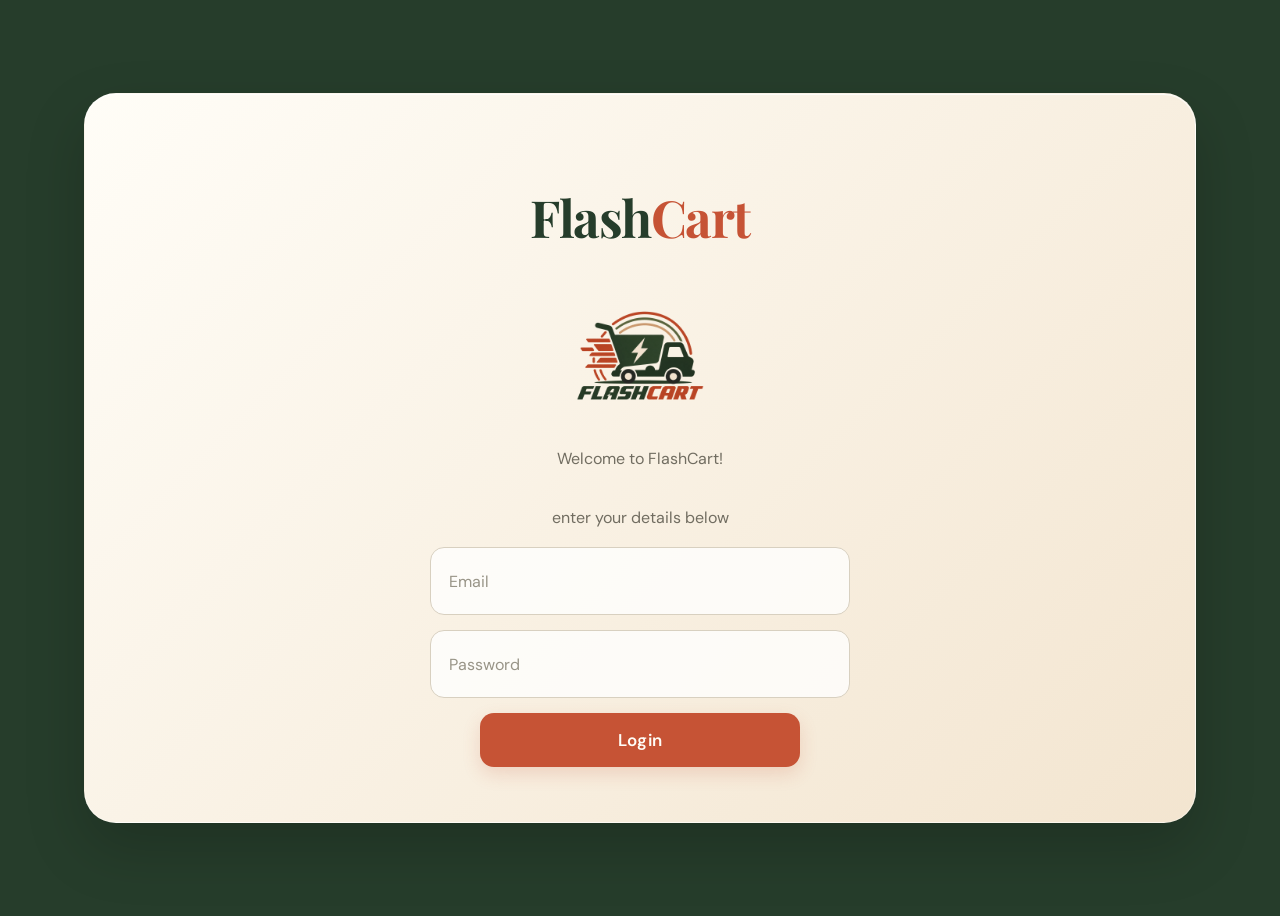
<file: flashCart/index.html>
<!DOCTYPE html>
<html>
    <head>
        <title>FlashCart</title>
        <link rel="stylesheet" href="login.css">
        <!-- FlashCart Premium Fonts -->
        <link rel="preconnect" href="https://fonts.googleapis.com">
        <link rel="preconnect" href="https://fonts.gstatic.com" crossorigin>
        <link href="https://fonts.googleapis.com/css2?family=DM+Sans:wght@400;500;600;700&family=Playfair+Display:wght@500;600;700&display=swap" rel="stylesheet">
    </head>
    <body>
        <div class="login-container">
        <h1><span class="flash">Flash</span><span class="cart">Cart</span>
        </h1>
        <img src="logo.png" alt="FlashCart Logo">
        <p>Welcome to FlashCart!</p>
        <p>enter your details below</p>
        <form action="loading.html" method="get">
            <input type="email" placeholder="Email" required>
            <input type="password" placeholder="Password" required>
            <button type="submit">Login</button>
        </form>
        </div>
    </body>
</html>
</file>
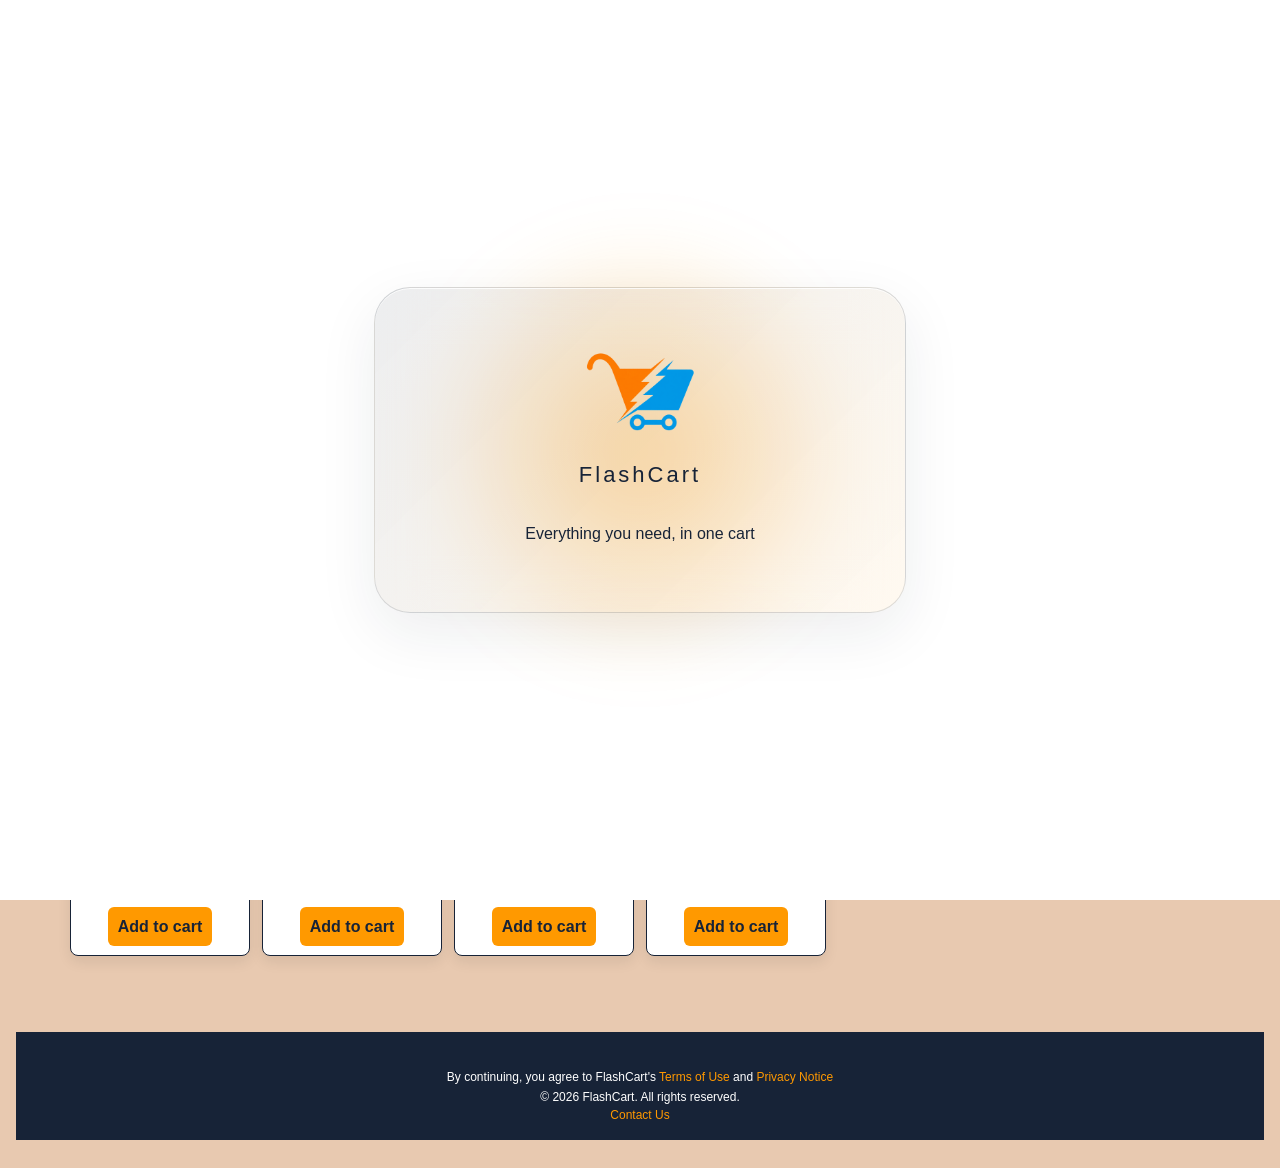
<file: FlashCart.html>
<!DOCTYPE html>
<html lang="en">
<head>
    <meta charset="UTF-8">
    <meta name="viewport" content="width=device-width, initial-scale=1.0">
    <title>FlashCart</title>
    <link rel="stylesheet" href="searchbar.css">
    <link rel="stylesheet" href="product.css">
    <link rel="stylesheet" href="loading.css">
    <link rel="stylesheet" href="https://fonts.googleapis.com/css2?family=Material+Symbols+Rounded:opsz,wght,FILL,GRAD@20..48,100..700,0..1,-50..200&icon_names=search&display=block">
    <script src="search.js" defer></script>
</head>
<body>
    <header class="topbar">
        <div class="brand">
            <img src="logo.png" alt="FlashCart Logo">
            <div class="brand-copy">
                <h1><span class="brand-flash">Flash</span><span class="brand-cart">Cart</span></h1>
                <p>Everything you need, in one cart</p>
            </div>
        </div>
    </header>
    <header class="login-header">
        <a href="login page.html" class="signin-btn">Sign In</a>
    </header>


    <main class="container">
        <form class="search-bar" role="search">
            <div class="oval-search-bar">
                <input id="productSearch" type="search" placeholder="Search for products..." aria-label="Search for products">
                <button type="submit" aria-label="Search">
                    <span class="material-symbols-rounded" aria-hidden="true">search</span>
                </button>
            </div>
        </form>

        <section class="sorting" aria-label="Sort and browse products">
            <h2>Popular Products</h2>

            <input type="radio" name="sort" id="sort-default" value="featured" checked>
            <input type="radio" name="sort" id="sort-low" value="price-ascending">
            <input type="radio" name="sort" id="sort-high" value="price-descending">
            <input type="radio" name="sort" id="sort-name" value="name-ascending">
            <input type="radio" name="sort" id="sort-name-desc" value="name-descending">

            <div class="sort-bar" role="group" aria-label="Sort products">
                <span>Sort by:</span>
                <label for="sort-default">Featured</label>
                <label for="sort-low">Price: Low to High</label>
                <label for="sort-high">Price: High to Low</label>
                <label for="sort-name">Name: A to Z</label>
                <label for="sort-name-desc">Name: Z to A</label>
            </div>

            <section class="products" aria-label="Products">
                    <article class="product-card">
                    <img src="laptop.png" alt="Laptop">
                    <h3>Laptop</h3>
                    <p class="price">$800.00</p>
                    <button type="button">Add to cart</button>
                </article>

                <article class="product-card">
                    <img src="fridge.png" alt="Refrigerator">
                    <h3>Refrigerator</h3>
                    <p class="price">$150.00</p>
                    <button type="button">Add to cart</button>
                </article>

                <article class="product-card">
                    <img src="Fruits.png" alt="Fruits">
                    <h3>Fruits</h3>
                    <p class="price">$5.00</p>
                    <button type="button">Add to cart</button>
                </article>

                <article class="product-card">
                    <img src="tv.png" alt="Television">
                    <h3>Television</h3>
                    <p class="price">$300.00</p>
                    <button type="button">Add to cart</button>
                </article>

                <article class="product-card">
                    <img src="mobile.png" alt="Mobile">
                    <h3>Mobile</h3>
                    <p class="price">$500.00</p>
                    <button type="button">Add to cart</button>
                </article>

                <article class="product-card">
                    <img src="chips.png" alt="Chips">
                    <h3>Chips</h3>
                    <p class="price">$3.00</p>
                    <button type="button">Add to cart</button>
                </article>

                <article class="product-card">
                    <img src="ac.png" alt="Air Conditioner">
                    <h3>Air Conditioner</h3>
                    <p class="price">$30.00</p>
                    <button type="button">Add to cart</button>
                </article>

                <article class="product-card">
                    <img src="glasses.png" alt="Glasses">
                    <h3>Glasses</h3>
                    <p class="price">$13.00</p>
                    <button type="button">Add to cart</button>
                </article>

                <article class="product-card">
                    <img src="keyboard.png" alt="Wireless Keyboard">
                    <h3>Wireless Keyboard</h3>
                    <p class="price">$15.00</p>
                    <button type="button">Add to cart</button>
                </article>

                <article class="product-card">
                    <img src="Bag.png" alt="Bag">
                    <h3>Bag</h3>
                    <p class="price">$10.00</p>
                    <button type="button">Add to cart</button>
                </article>
                <p id="noResults" hidden> No Products Found</p> 
            </section>
        </section>
    </main>

    <footer>
        <p class="terms">
            By continuing, you agree to FlashCart's
            <a href="terms.txt">Terms of Use</a> and
            <a href="privacy notice.txt">Privacy Notice</a>
        </p>
        <p class="copyright">© 2026 FlashCart. All rights reserved.</p>
        <a href="">Contact Us</a>
    </footer>

    <div id="loader">
        <div class="loader-glow"></div>
        <div class="glass-slab">
            <img src="logo.png" alt="FlashCart Logo">
            <h1>FlashCart</h1>
            <p>Everything you need, in one cart</p>
        </div>
    </div>

    <script>
        const productGrid = document.querySelector(".products");
        const originalCards = Array.from(productGrid.querySelectorAll(".product-card"));

        document.querySelectorAll('input[name="sort"]').forEach((control) => {
            control.addEventListener("change", () => {
                const sortedCards = [...originalCards];

                switch (control.value) {
                    case "price-ascending":
                        sortedCards.sort((a, b) => getPrice(a) - getPrice(b));
                        break;
                    case "price-descending":
                        sortedCards.sort((a, b) => getPrice(b) - getPrice(a));
                        break;
                    case "name-ascending":
                        sortedCards.sort((a, b) => getName(a).localeCompare(getName(b)));
                        break;
                    case "name-descending":
                        sortedCards.sort((a, b) => getName(b).localeCompare(getName(a)));
                        break;
                }

                productGrid.append(...sortedCards);
            });
        });

        function getPrice( productCard) {
            return Number(productCard.querySelector(".price").textContent.replace(/[^0-9.]/g, ""));
        }

        function getName(productCard) {
            return productCard.querySelector("h3").textContent.trim();
        }

        window.addEventListener("load", () => {
            window.setTimeout(() => {
                document.getElementById("loader").classList.add("hide");
            }, 4000);
        });
    </script>
</body>
</html>
</file>
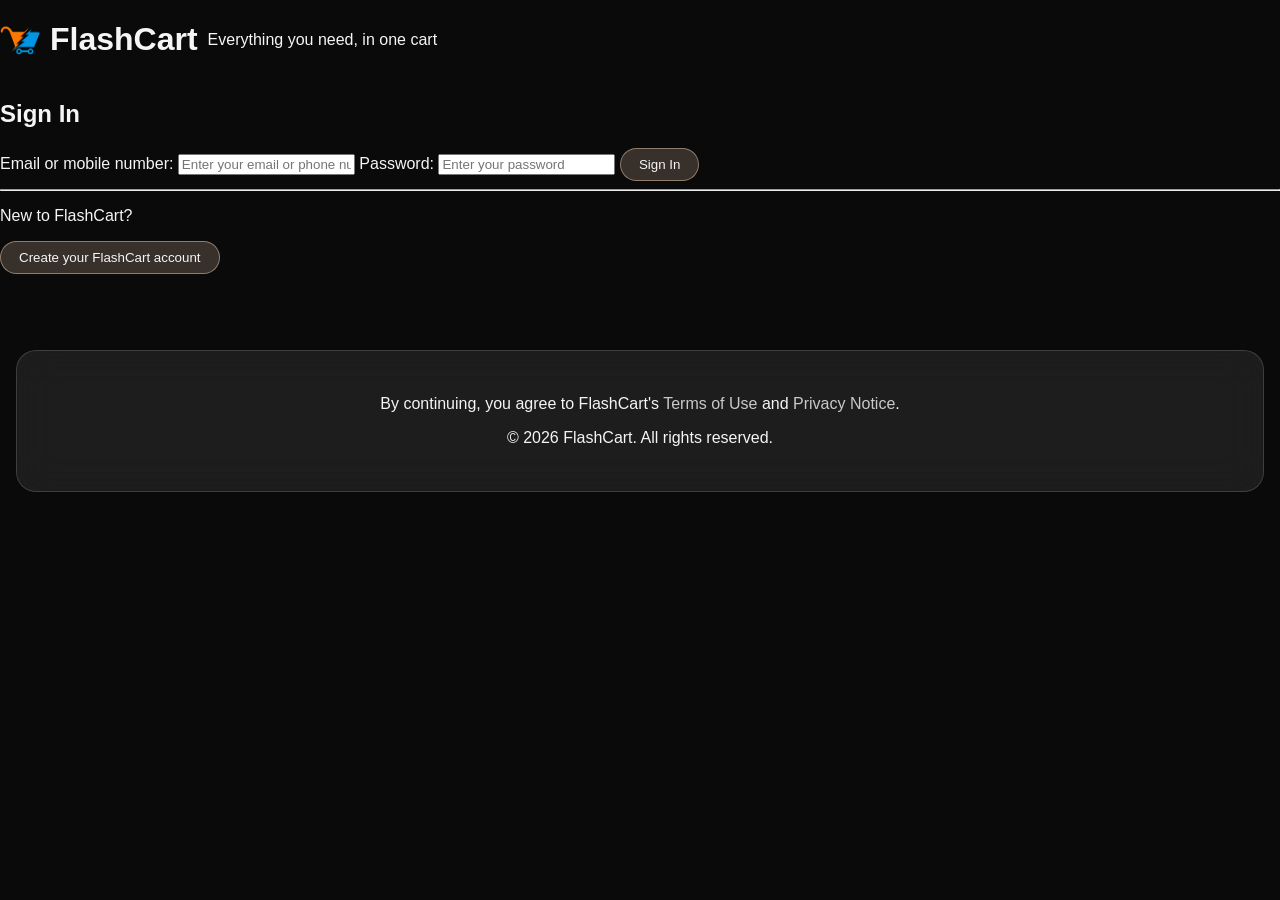
<file: login page.html>
<!DOCTYPE html>
<html lang="en">
<head>
    <meta charset="UTF-8">
    <meta name="viewport" content="width=device-width, initial-scale=1.0">
    <title>FlashCart Sign In</title>
    <link rel="stylesheet" href="style.css">
</head>
<body>
    <div class="auth-frame">
        <header class="logo">
            <img src="logo.png" alt="FlashCart Logo">
            <h1>FlashCart</h1>
            <p>Everything you need, in one cart</p>
        </header>

        <main class="login-box">
            <h2>Sign In</h2>

            <form id="signInForm">
                <label for="email">Email or mobile number:</label>
                <input id="email" name="email" type="text" placeholder="Enter your email or phone number">

                <label for="password">Password:</label>
                <input id="password" name="password" type="password" placeholder="Enter your password">

                <button class="sign-in-button" type="submit">Sign In</button>
            </form>

            <hr>
            <p class="help">New to FlashCart?</p>
            <button class="create-account" id="createAccount" type="button">Create your FlashCart account</button>
            <p id="message" role="status"></p>
        </main>
    </div>

    <footer>
        <p class="terms">
            By continuing, you agree to FlashCart's
            <a href="#terms">Terms of Use</a> and
            <a href="#privacy">Privacy Notice</a>.
        </p>
        <p class="copyright">© 2026 FlashCart. All rights reserved.</p>
    </footer>
    <script>
        document.getElementById("signInForm").addEventListener("submit", function (event) {
            const email = document.getElementById("email").value.trim();
            const password = document.getElementById("password").value.trim();

            if (!email || !password) {
                event.preventDefault();

                if (!email && !password) {
                    alert("Please enter your email or mobile number and password.");
                } else if (!email) {
                    alert("Please enter your email or mobile number.");
                    document.getElementById("email").focus();
                } else {
                    alert("Please enter your password.");
                    document.getElementById("password").focus();
                }
            }
        });
    </script>
</body>

</html>
</file>
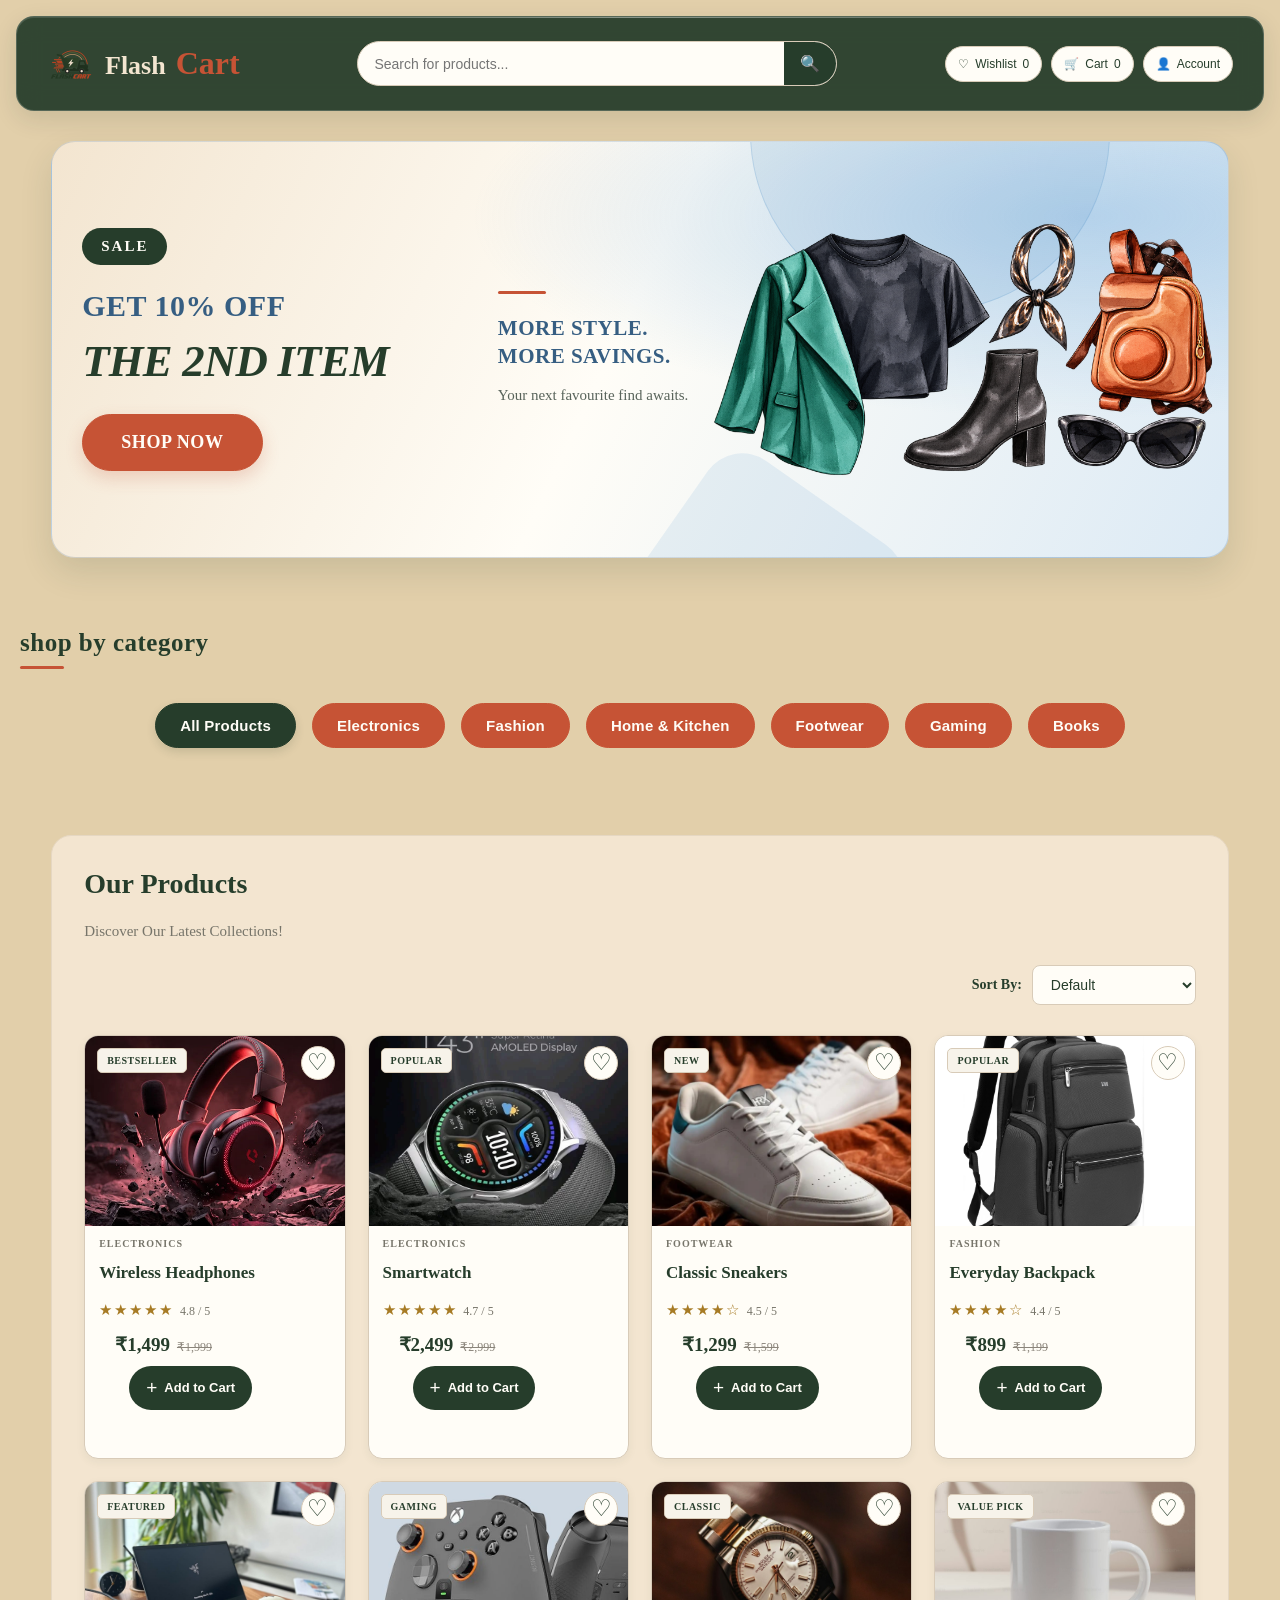
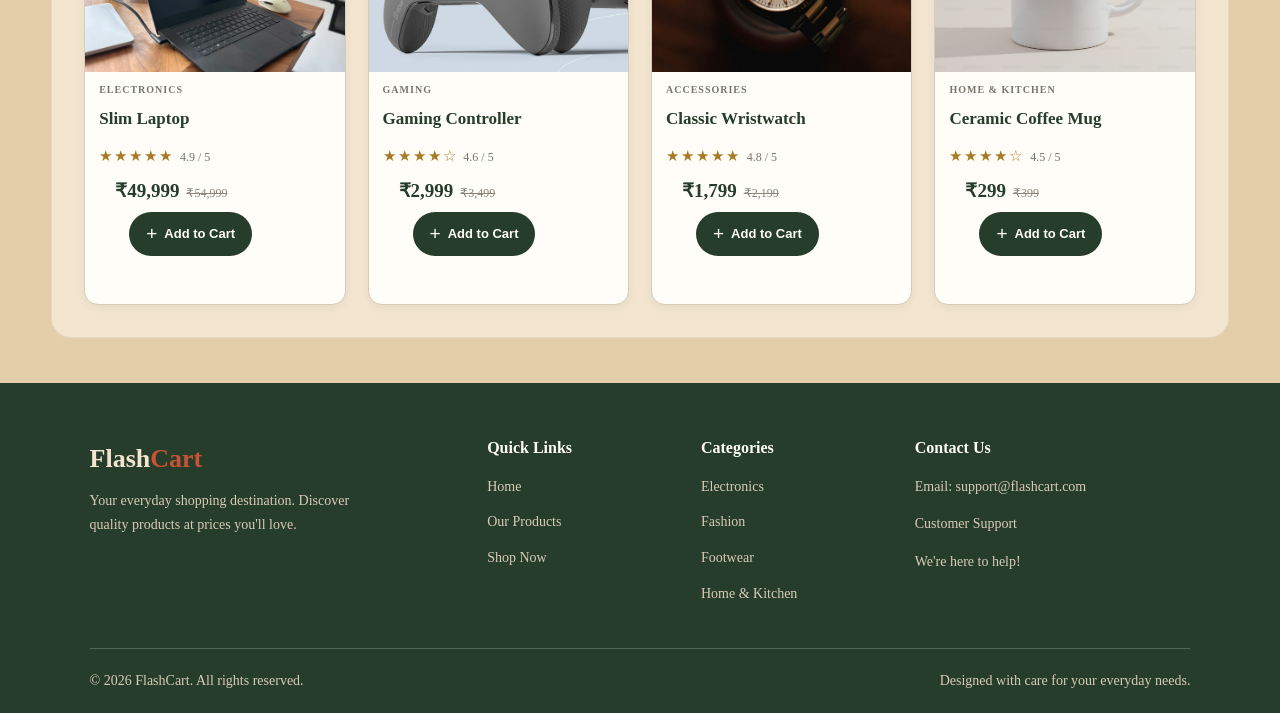
<file: flashCart/home.html>
<!DOCTYPE html>
<html>
    <head>
        <title>FlashCart</title>
        <link rel="stylesheet" href="home.css">
    </head>
    <body>
        <div class="page-transition-overlay"></div>
        <header class="navbar">
    <div class="brand">
        <img src="logo.png" alt="FlashCart Logo">
        <h1>
            <span class="flash">Flash</span><span class="cart">Cart</span>
        </h1>
    </div>

    <div class="search-box">
        <input
            type="text"
            id="search-input"
            placeholder="Search for products..."
        >
        <button type="button" id="search-button" aria-label="Search">
            🔍
        </button>
    </div>

    <div class="nav-actions">
        <button type="button" id="wishlist-button" aria-label="Wishlist">
            ♡ <span>Wishlist</span>
            <span id="wishlist-count">0</span>
        </button>

        <button type="button" id="cart-button" aria-label="Shopping cart">
            🛒 <span>Cart</span>
            <span id="cart-count">0</span>
        </button>

        <button type="button" id="account-button" aria-label="Account">
            👤 <span>Account</span>
        </button>
    </div>
</header>

<div id="cart-panel" class="cart-panel">
    <div class="cart-header">
        <h2>Your Shopping Cart</h2>
        <button id="close-cart" type="button">&times;</button>
    </div>

    <div id="cart-items">
        <p class="empty-cart">Your cart is empty.</p>
    </div>

    <div class="cart-footer">
        <h3>Total: <span id="cart-total">₹0</span></h3>
        <button id="checkout-button" type="button">Checkout</button>
    </div>
</div>
        <div class="sale-banner">
            <div class="sale-content">
                <h2>Sale</h2>
                <p>GET 10% OFF</p>
                <h3>THE 2ND ITEM</h3>
                <a href="#products" class="shop-button">SHOP NOW</a>
            </div>
            <div class="sale-extra">
            <span class="sale-extra-line"></span>
            <p>MORE STYLE. MORE SAVINGS.</p>
            <span class="sale-extra-note">Your next favourite find awaits.</span>
            </div>
            <div class="sale-image">
                <img src="fashion-sale.png" alt="Sale Image">
            </div>
        </div>
        <section class="categories">
                <h2>shop by category</h2>
                <div class="category-list">
    <button class="category active" data-category="all">All Products</button>
    <button class="category" data-category="electronics">Electronics</button>
    <button class="category" data-category="fashion">Fashion</button>
    <button class="category" data-category="home-kitchen">Home &amp; Kitchen</button>
    <button class="category" data-category="footwear">Footwear</button>
    <button class="category" data-category="gaming">Gaming</button>
    <button class="category" data-category="books">Books</button>
</div>
            </section>
<section id="products" class="products">

    <h2>Our Products</h2>
    <p>Discover Our Latest Collections!</p>
    <div class="sorting">
    <label for="sort-products">Sort By:</label>

    <select id="sort-products">
        <option value="default">Default</option>
        <option value="low-high">Price: Low to High</option>
        <option value="high-low">Price: High to Low</option>
        <option value="rating">Highest Rated</option>
        <option value="newest">Newest Arrivals</option>
    </select>
</div>

    <div class="product-list">

        <!-- Product 1: Wireless Headphones -->
        <div class="product-card" data-category="electronics" 
        data-price="1499" data-rating="4.8" data-newest="2">
            <div class="product-image">
                <img src="products/headphones.jpg" alt="Wireless Headphones">

                <span class="product-badge">BESTSELLER</span>

                <button class="wishlist" aria-label="Add Wireless Headphones to wishlist">♡</button>
            </div>

            <p class="product-category">ELECTRONICS</p>
            <h3>Wireless Headphones</h3>
            <p class="rating">★★★★★ <span>4.8 / 5</span></p>

            <div class="product-bottom">
                <div class="product-pricing">
                    <span class="price">₹1,499</span>
                    <del>₹1,999</del>
                </div>

                <button class="add-to-cart"><span>+</span> Add to Cart</button>
            </div>
        </div>


        <!-- Product 2: Smartwatch -->
        <div class="product-card" data-category="electronics" data-price="2499" 
        data-rating="4.7" data-newest="4">
            <div class="product-image">
                <img src="products/smartwatch.jpg" alt="Smartwatch">

                <span class="product-badge">POPULAR</span>

                <button class="wishlist" aria-label="Add Smartwatch to wishlist">♡</button>
            </div>

            <p class="product-category">ELECTRONICS</p>
            <h3>Smartwatch</h3>
            <p class="rating">★★★★★ <span>4.7 / 5</span></p>

            <div class="product-bottom">
                <div class="product-pricing">
                    <span class="price">₹2,499</span>
                    <del>₹2,999</del>
                </div>

                <button class="add-to-cart"><span>+</span> Add to Cart</button>
            </div>
        </div>


        <!-- Product 3: Classic Sneakers -->
        <div class="product-card" data-category="footwear" 
        data-price="1299" data-rating="4.5" data-newest="8">
            <div class="product-image">
                <img src="products/sneakers.jpg" alt="Classic Sneakers">

                <span class="product-badge">NEW</span>

                <button class="wishlist" aria-label="Add Classic Sneakers to wishlist">♡</button>
            </div>

            <p class="product-category">FOOTWEAR</p>
            <h3>Classic Sneakers</h3>
            <p class="rating">★★★★☆ <span>4.5 / 5</span></p>

            <div class="product-bottom">
                <div class="product-pricing">
                    <span class="price">₹1,299</span>
                    <del>₹1,599</del>
                </div>

                <button class="add-to-cart"><span>+</span> Add to Cart</button>
            </div>
        </div>


        <!-- Product 4: Everyday Backpack -->
        <div class="product-card" data-category="fashion" 
        data-price="899" data-rating="4.4" data-newest="3">
            <div class="product-image">
                <img src="products/backpack.jpg" alt="Everyday Backpack">

                <span class="product-badge">POPULAR</span>

                <button class="wishlist" aria-label="Add Everyday Backpack to wishlist">♡</button>
            </div>

            <p class="product-category">FASHION</p>
            <h3>Everyday Backpack</h3>
            <p class="rating">★★★★☆ <span>4.4 / 5</span></p>

            <div class="product-bottom">
                <div class="product-pricing">
                    <span class="price">₹899</span>
                    <del>₹1,199</del>
                </div>

                <button class="add-to-cart"><span>+</span> Add to Cart</button>
            </div>
        </div>


        <!-- Product 5: Slim Laptop -->
        <div class="product-card" data-category="electronics" data-price="49999" 
        data-rating="4.9" data-newest="1">
            <div class="product-image">
                <img src="products/laptop.jpg" alt="Slim Laptop">

                <span class="product-badge">FEATURED</span>

                <button class="wishlist" aria-label="Add Slim Laptop to wishlist">♡</button>
            </div>

            <p class="product-category">ELECTRONICS</p>
            <h3>Slim Laptop</h3>
            <p class="rating">★★★★★ <span>4.9 / 5</span></p>

            <div class="product-bottom">
                <div class="product-pricing">
                    <span class="price">₹49,999</span>
                    <del>₹54,999</del>
                </div>

                <button class="add-to-cart"><span>+</span> Add to Cart</button>
            </div>
        </div>


        <!-- Product 6: Gaming Controller -->
        <div class="product-card" data-category="gaming" data-price="2999" 
        data-rating="4.6" data-newest="5">
            <div class="product-image">
                <img src="products/controller.jpg" alt="Gaming Controller">

                <span class="product-badge">GAMING</span>

                <button class="wishlist" aria-label="Add Gaming Controller to wishlist">♡</button>
            </div>

            <p class="product-category">GAMING</p>
            <h3>Gaming Controller</h3>
            <p class="rating">★★★★☆ <span>4.6 / 5</span></p>

            <div class="product-bottom">
                <div class="product-pricing">
                    <span class="price">₹2,999</span>
                    <del>₹3,499</del>
                </div>

                <button class="add-to-cart"><span>+</span> Add to Cart</button>
            </div>
        </div>


        <!-- Product 7: Classic Wristwatch -->
        <div class="product-card" data-category="accessories" data-price="1799" 
        data-rating="4.8" data-newest="6">
            <div class="product-image">
                <img src="products/watch.jpg" alt="Classic Wristwatch">

                <span class="product-badge">CLASSIC</span>

                <button class="wishlist" aria-label="Add Classic Wristwatch to wishlist">♡</button>
            </div>

            <p class="product-category">ACCESSORIES</p>
            <h3>Classic Wristwatch</h3>
            <p class="rating">★★★★★ <span>4.8 / 5</span></p>

            <div class="product-bottom">
                <div class="product-pricing">
                    <span class="price">₹1,799</span>
                    <del>₹2,199</del>
                </div>

                <button class="add-to-cart"><span>+</span> Add to Cart</button>
            </div>
        </div>


        <!-- Product 8: Ceramic Coffee Mug -->
        <div class="product-card" data-category="home-kitchen" data-price="299" 
        data-rating="4.5" data-newest="7">
            <div class="product-image">
                <img src="products/mug.jpg" alt="Ceramic Coffee Mug">

                <span class="product-badge">VALUE PICK</span>

                <button class="wishlist" aria-label="Add Ceramic Coffee Mug to wishlist">♡</button>
            </div>

            <p class="product-category">HOME & KITCHEN</p>
            <h3>Ceramic Coffee Mug</h3>
            <p class="rating">★★★★☆ <span>4.5 / 5</span></p>

            <div class="product-bottom">
                <div class="product-pricing">
                    <span class="price">₹299</span>
                    <del>₹399</del>
                </div>

                <button class="add-to-cart"><span>+</span> Add to Cart</button>
            </div>
        </div>

    </div>

</section>

<footer class="footer">

    <div class="footer-container">

        <div class="footer-brand">
            <h2>
                <span class="footer-flash">Flash</span><span class="footer-cart">Cart</span>
            </h2>

            <p>
                Your everyday shopping destination.
                Discover quality products at prices you'll love.
            </p>
        </div>

        <div class="footer-links">
            <h3>Quick Links</h3>
            <a href="#">Home</a>
            <a href="#products">Our Products</a>
            <a href="#products">Shop Now</a>
        </div>

        <div class="footer-links">
            <h3>Categories</h3>
            <a href="#products">Electronics</a>
            <a href="#products">Fashion</a>
            <a href="#products">Footwear</a>
            <a href="#products">Home &amp; Kitchen</a>
        </div>

        <div class="footer-contact">
            <h3>Contact Us</h3>
            <p>Email: support@flashcart.com</p>
            <p>Customer Support</p>
            <p>We're here to help!</p>
        </div>

    </div>
    <div class="footer-bottom">
        <p>&copy; 2026 FlashCart. All rights reserved.</p>
        <p>Designed with care for your everyday needs.</p>
    </div>

</footer>
</body>

<script>
    const categoryButtons = document.querySelectorAll(".category");
    const productCards = document.querySelectorAll(".product-card");
    const productList = document.querySelector(".product-list");
    const sortProducts = document.getElementById("sort-products");
    const searchInput = document.getElementById("search-input");
    const searchButton = document.getElementById("search-button");

    let selectedCategory = "all";

    const noProductsMessage = document.createElement("p");
    noProductsMessage.textContent = "No products found in this category.";
    noProductsMessage.style.display = "none";
    noProductsMessage.style.gridColumn = "1 / -1";

    productList.appendChild(noProductsMessage);

    categoryButtons.forEach(button => {
        button.addEventListener("click", () => {
            selectedCategory = button.dataset.category;

            categoryButtons.forEach(item => {
                item.classList.remove("active");
            });

            button.classList.add("active");

            showProducts();
        });
    });

    sortProducts.addEventListener("change", () => {
        let products = [];

        productCards.forEach(card => {
            products.push(card);
        });

        let sortType = sortProducts.value;

        if (sortType === "low-high") {
            products.sort((a, b) => {
                return Number(a.dataset.price) - Number(b.dataset.price);
            });
        }
        else if (sortType === "high-low") {
            products.sort((a, b) => {
                return Number(b.dataset.price) - Number(a.dataset.price);
            });
        }
        else if (sortType === "rating") {
            products.sort((a, b) => {
                return Number(b.dataset.rating) - Number(a.dataset.rating);
            });
        }
        else if (sortType === "newest") {
            products.sort((a, b) => {
                return Number(b.dataset.newest) - Number(a.dataset.newest);
            });
        }

        products.forEach(card => {
            productList.appendChild(card);
        });

        productList.appendChild(noProductsMessage);

        showProducts();
    });
   
function showProducts() {
    let visibleProducts = 0;

    let searchText = searchInput.value.toLowerCase().trim();

    productCards.forEach(card => {
        let productCategory = card.dataset.category;
        let productName = card.querySelector("h3").textContent.toLowerCase();

        let categoryMatch =
            selectedCategory === "all" ||
            productCategory === selectedCategory;

        let searchMatch = productName.includes(searchText);

        if (categoryMatch && searchMatch) {
            card.style.display = "flex";
            visibleProducts++;
        }
        else {
            card.style.display = "none";
        }
    });

    if (visibleProducts === 0) {
        noProductsMessage.textContent = "No matching products found.";
        noProductsMessage.style.display = "block";
    }
    else {
        noProductsMessage.style.display = "none";
    }
}

searchInput.addEventListener("input", () => {
    showProducts();
});


searchButton.addEventListener("click", () => {
    showProducts();
});

let cart = JSON.parse(localStorage.getItem("flashCart")) || [];

const cartCountDisplay = document.getElementById("cart-count");
const cartPanel = document.getElementById("cart-panel");
const cartItemsContainer = document.getElementById("cart-items");
const cartTotalDisplay = document.getElementById("cart-total");

function saveCart() {
    localStorage.setItem("flashCart", JSON.stringify(cart));
}

function updateCart() {
    const totalItems = cart.reduce(function (sum, item) {
        return sum + item.quantity;
    }, 0);

    cartCountDisplay.textContent = totalItems;

    if (cart.length === 0) {
        cartItemsContainer.innerHTML =
            '<p class="empty-cart">Your cart is empty.</p>';

        cartTotalDisplay.textContent = "₹0";
        saveCart();
        return;
    }

    let cartHTML = "";
    let total = 0;

    cart.forEach(function (item) {
        const itemTotal = item.price * item.quantity;
        total += itemTotal;

        cartHTML += `
            <div class="cart-item">
                <div class="cart-item-details">
                    <h4>${item.name}</h4>
                    <p>₹${item.price.toLocaleString("en-IN")}</p>

                    <div class="quantity-controls">
                        <button type="button"
                            onclick="changeQuantity(${item.id}, -1)">−</button>

                        <span>${item.quantity}</span>

                        <button type="button"
                            onclick="changeQuantity(${item.id}, 1)">+</button>
                    </div>

                    <button type="button"
                        class="remove-item"
                        onclick="removeFromCart(${item.id})">
                        Remove
                    </button>
                </div>

                <strong>₹${itemTotal.toLocaleString("en-IN")}</strong>
            </div>
        `;
    });

    cartItemsContainer.innerHTML = cartHTML;

    cartTotalDisplay.textContent = "₹" + total.toLocaleString("en-IN");

    saveCart();
}

document.querySelectorAll(".add-to-cart").forEach(function (button) {
    button.addEventListener("click", function () {
        const productCard = button.closest(".product-card");

        if (!productCard) {
            return;
        }

        const nameElement = productCard.querySelector("h3");
        const priceElement = productCard.querySelector(".price");

        if (!nameElement || !priceElement) {
            alert("Product name or price was not found.");
            return;
        }

        const productName = nameElement.textContent.trim();
        const priceText = priceElement.textContent.replace(/,/g, "");
        const priceMatch = priceText.match(/\d+(\.\d+)?/);

        if (!priceMatch) {
            alert("Could not read the product price.");
            return;
        }

        const productPrice = Number(priceMatch[0]);

        const productId = Array.from(
            document.querySelectorAll(".product-card")
        ).indexOf(productCard);

        const existingItem = cart.find(function (item) {
            return item.id === productId;
        });

        if (existingItem) {
            existingItem.quantity++;
        } else {
            cart.push({
                id: productId,
                name: productName,
                price: productPrice,
                quantity: 1
            });
        }

        updateCart();

        cartPanel.classList.add("open");
    });
});

function changeQuantity(id, amount) {
    const item = cart.find(function (product) {
        return product.id === id;
    });

    if (!item) {
        return;
    }

    item.quantity += amount;

    if (item.quantity <= 0) {
        cart = cart.filter(function (product) {
            return product.id !== id;
        });
    }

    updateCart();
}

function removeFromCart(id) {
    cart = cart.filter(function (item) {
        return item.id !== id;
    });

    updateCart();
}

document.getElementById("cart-button").addEventListener("click", function () {
    cartPanel.classList.add("open");
});

document.getElementById("close-cart").addEventListener("click", function () {
    cartPanel.classList.remove("open");
});

updateCart();

const wishlistButtons = document.querySelectorAll(".product-card .wishlist");
const wishlistCountDisplay = document.getElementById("wishlist-count");

let wishlist = [];

try {
    const savedWishlist = JSON.parse(
        localStorage.getItem("flashCartWishlist")
    );

    if (Array.isArray(savedWishlist)) {
        // Keep only product names so sorting doesn't change saved items
        wishlist = savedWishlist.filter(function (item) {
            return typeof item === "string";
        });
    }
} catch (error) {
    wishlist = [];
}

function updateWishlist() {
    wishlistCountDisplay.textContent = wishlist.length;

    wishlistButtons.forEach(function (button) {
        const card = button.closest(".product-card");
        const nameElement = card.querySelector("h3");
        const productName = nameElement.textContent.trim();
        const isActive = wishlist.includes(productName);

        button.classList.toggle("active", isActive);
        button.style.color = isActive ? "#C65335" : "";
        button.textContent = isActive ? "♥" : "♡";
        button.setAttribute("aria-pressed", String(isActive));
    });

    localStorage.setItem(
        "flashCartWishlist",
        JSON.stringify(wishlist)
    );
}


wishlistButtons.forEach(function (button) {
    button.addEventListener("click", function (event) {
        event.preventDefault();

        const card = button.closest(".product-card");
        const productName = card.querySelector("h3").textContent.trim();

        if (wishlist.includes(productName)) {
            wishlist = wishlist.filter(function (name) {
                return name !== productName;
            });
        } else {
            wishlist.push(productName);
        }

        updateWishlist();
    });
});
updateWishlist();

</script>
</html>
</file>
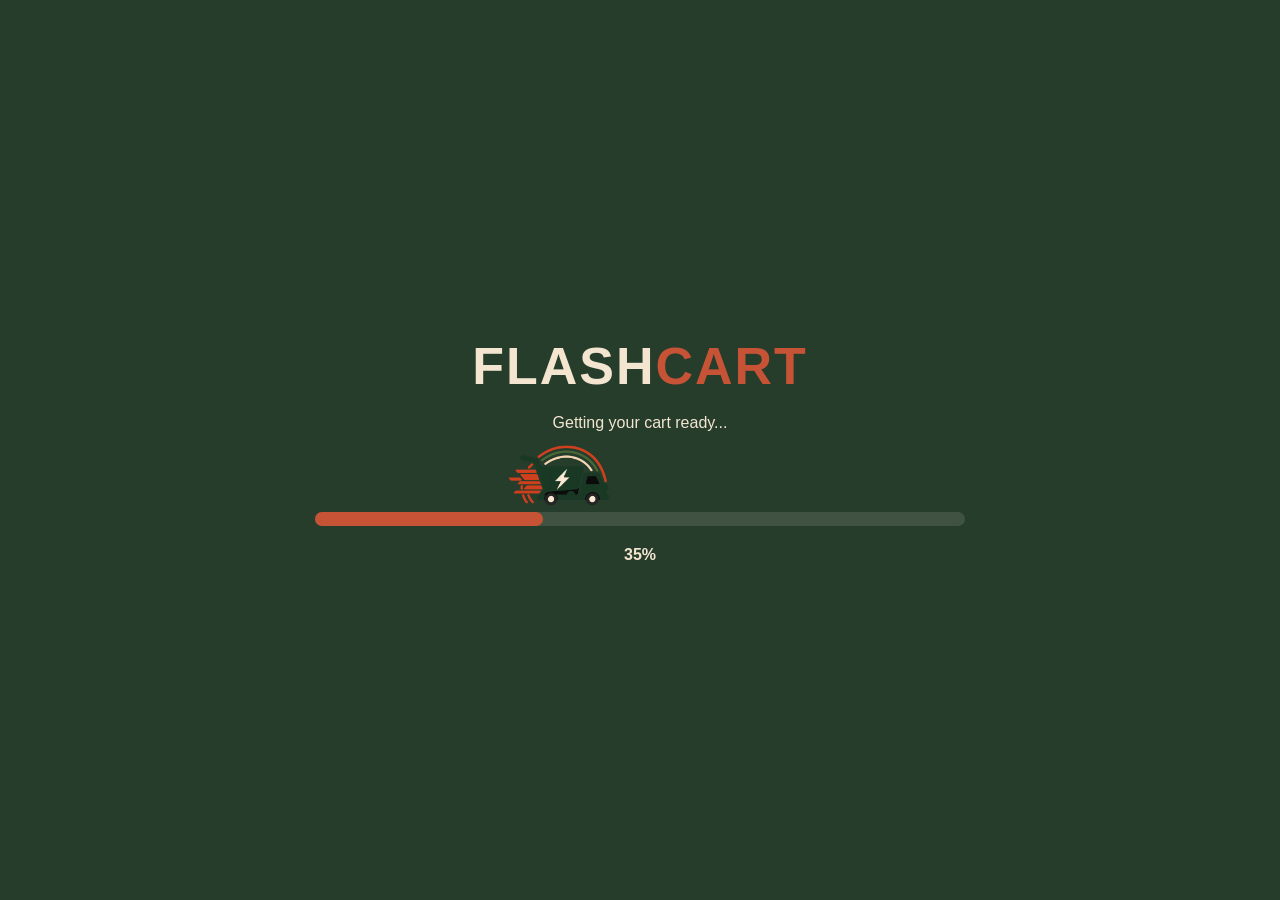
<file: flashCart/loading.html>
<!DOCTYPE html>
<html lang="en">
<head>
    <meta charset="UTF-8">
    <meta name="viewport" content="width=device-width, initial-scale=1.0">
    <title>FlashCart | Loading</title>
    <link rel="stylesheet" href="loading.css">
</head>
<body>

    <div class="loading-screen">

        <h1 class="brand-title">
            <span class="flash">FLASH</span><span class="cart">CART</span>
        </h1>

        <p class="loading-text">Getting your cart ready...</p>

        <div class="loading-track">
            <div class="loading-progress"></div>
            <img src="truck.png" alt="Delivery Truck" class="loading-truck">
        </div>

        <p class="loading-percentage">0%</p>

    </div>
<script>
    let progress = 0;

    let progressBar = document.querySelector(".loading-progress");
    let percentageText = document.querySelector(".loading-percentage");
    let truck = document.querySelector(".loading-truck");
    let track = document.querySelector(".loading-track");
    let loadingScreen = document.querySelector(".loading-screen");

    let loading = setInterval(function() {

        if (progress >= 100) {
            clearInterval(loading);

            setTimeout(function() {
                loadingScreen.classList.add("fade-out");

                setTimeout(function() {
                    window.location.href = "home.html";
                }, 600);

            }, 300);

            return;
        }

        progress = Math.min(progress + 1, 100);

        progressBar.style.width = progress + "%";
        percentageText.textContent = progress + "%";

        let trackWidth = track.clientWidth;
        let truckWidth = truck.clientWidth;

        truck.style.left =
            (progress / 100) * (trackWidth - truckWidth) + "px";

    }, 30);
</script>
</body>
</html>
</file>
<file: flashCart/login.css>
body{
    background-color: #263D2B;
    display: flex;
    justify-content: center;
    align-items: center;
    min-height: 100vh;
}
input{
    display: block;
    width: 80%;
    margin-bottom: 15px;
    padding: 12px;
    font-size: 16px;
    margin-left: auto;
    margin-right: auto;
    
}
button{
    display: block;
    width: 60%;
    padding: 12px;
    font-size: 16px;
    background-color: #c65335;
    color: #f3e5d0;
    border: none;
    cursor: pointer;
    border-radius: 6px;
    margin-left: auto;
    margin-right: auto;
}
img{
    width: 150px;
    height: 150px;
    object-fit: contain;
    border-radius: 8px;
}
.flash{
    color: #263d2b;
}
.cart{
    color:#c65335;
}
/* Main page background */
body {
    background: #263D2B;
    font-family: 'DM Sans', sans-serif;
}

/* Main login container */
.login-container {
    width: 88%;
    max-width: 1250px;
    min-height: 540px;
    margin: 30px auto;
    padding: 55px 65px;
    box-sizing: border-box;

    background: linear-gradient(
        135deg,
        #FFFDF7 0%,
        #F3E5D0 100%
    );

    border-radius: 32px;
    border: 1px solid rgba(255, 255, 255, 0.35);

    box-shadow:
        0 25px 60px rgba(0, 0, 0, 0.18),
        inset 0 1px 0 rgba(255, 255, 255, 0.8);
}

/* FlashCart heading */
h1 {
    font-family: 'Playfair Display', serif;
    font-size: clamp(38px, 4vw, 52px);
    font-weight: 700;
    letter-spacing: -1.5px;
    margin-bottom: 28px;
    color: #263D2B;
}

/* Welcome message */
h2 {
    font-family: 'Playfair Display', serif;
    font-size: 30px;
    font-weight: 600;
    color: #263D2B;
    margin-top: 25px;
    margin-bottom: 12px;
}

/* Supporting text */
p {
    font-family: 'DM Sans', sans-serif;
    font-size: 16px;
    line-height: 1.7;
    color: #716D61;
}

/* Email and password fields */
input[type="email"],
input[type="password"] {
    width: 420px !important;
    height: 68px !important;
    min-height: 62px;
    max-width: 100%;
    padding: 16px 22px;
    box-sizing: border-box;
    border-radius: 14px;
    font-size: 18px;


    font-family: 'DM Sans', sans-serif;
    color: #263D2B;

    background: rgba(255, 255, 255, 0.78);

    border: 1px solid #D8D0C0;

    outline: none;

    transition:
        border-color 0.25s ease,
        box-shadow 0.25s ease,
        background 0.25s ease;
}

input[type="email"]::placeholder,
input[type="password"]::placeholder {
    color: #989487;
}

input[type="email"]:focus,
input[type="password"]:focus {
    background: #FFFFFF;
    border-color: #C65335;

    box-shadow:
        0 0 0 4px rgba(198, 83, 53, 0.12);
}

button[type="submit"],
input[type="submit"] {
    min-height: 50px;
    padding: 0 28px;

    font-family: 'DM Sans', sans-serif;
    font-size: 15px;
    font-weight: 700;
    letter-spacing: 0.3px;

    color: #FFFDF7;
    background: #C65335;

    border: none;
    border-radius: 13px;

    cursor: pointer;

    box-shadow:
        0 7px 18px rgba(198, 83, 53, 0.18);

    transition:
        background 0.25s ease,
        transform 0.25s ease,
        box-shadow 0.25s ease;
}

button[type="submit"]:hover,
input[type="submit"]:hover {
    background: #A9432B;

    transform: translateY(-2px);

    box-shadow:
        0 10px 22px rgba(198, 83, 53, 0.25);
}

button[type="submit"]:active,
input[type="submit"]:active {
    transform: translateY(0);
}

.container img {
    max-width: 110px;
    height: auto;
    object-fit: contain;
}

/* Responsive layout */
@media (max-width: 768px) {
    .container {
        width: 92%;
        min-height: auto;
        margin: 20px auto;
        padding: 35px 24px;
        border-radius: 24px;
    }

    h1 {
        font-size: 38px;
    }

    h2 {
        font-size: 25px;
    }

    input[type="email"],
    input[type="password"] {
        min-height: 48px;
    }
}

.login-container {
    display: flex !important;
    flex-direction: column !important;
    align-items: center !important;
    text-align: center !important;
}

/* Center the FlashCart title */
.login-container h1 {
    width: 100%;
    text-align: center !important;
    margin-left: auto !important;
    margin-right: auto !important;
}

/* Center the logo */
.login-container img {
    display: block !important;
    margin-left: auto !important;
    margin-right: auto !important;
}

.login-container h2,
.login-container h3,
.login-container p {
    text-align: center !important;
    margin-left: auto !important;
    margin-right: auto !important;
}

.login-container input,
.login-container button {
    width: 100%;
    box-sizing: border-box;
}

input[type="email"],
input[type="password"] {
    width: 320px;
    max-width: 100%;
    min-height: 54px;
    padding: 14px 18px;
    box-sizing: border-box;
    font-size: 16px;
    border-radius: 14px;
}

button[type="submit"],
input[type="submit"] {
    width: 320px;
    max-width: 100%;
    min-height: 54px;
    padding: 14px 20px;
    box-sizing: border-box;
    font-size: 17px;
    font-weight: 600;
    border-radius: 14px;
    cursor: pointer;
}

@media (max-width: 480px) {
    input[type="email"],
    input[type="password"],
    button[type="submit"],
    input[type="submit"] {
        width: 100%;
    }
}
</file>
<file: searchbar.css>
/* Makes the filter work: author CSS like display:flex on .product-card overrides the hidden attribute */
[hidden] {
    display: none !important;
}

/* Google's stylesheet only loads the font; this class actually renders the icon */
.material-symbols-rounded {
    font-family: 'Material Symbols Rounded';
    font-weight: normal;
    font-style: normal;
    font-size: 24px;
    line-height: 1;
    color: #fff;
    letter-spacing: normal;
    text-transform: none;
    display: inline-block;
    white-space: nowrap;
    direction: ltr;
    -webkit-font-smoothing: antialiased;
    font-variation-settings: 'FILL' 0, 'wght' 500, 'GRAD' 0, 'opsz' 24;
}

.oval-search-bar:focus-within {
    box-shadow: 0 0 0 3px rgba(37, 99, 235, 0.25);
}

.search-bar {
    display: flex;
    justify-content: center;
    margin: 1.5rem auto 2rem;
    color: #172236;
    padding: 0 1rem;
}

.oval-search-bar {
    display: flex;
    align-items: center;
    width: min(100%, 700px);
    border: 2px solid var(--primary, #2563eb);
    border-radius: 999px;
    background: #fff;
    overflow: hidden;
    box-shadow: 0 4px 10px rgba(0, 0, 0, 0.06);
}

.oval-search-bar input {
    flex: 1;
    border: none;
    outline: none;
    padding: 0.9rem 1rem;
    font-size: 1rem;
    background: transparent;
}

.oval-search-bar button {
    display: flex;
    align-items: center;
    justify-content: center;
    width: 58px;
    height: 52px;
    border: none;
    background: var(--accent, #2563eb);
    cursor: pointer;
    transition: background 0.2s ease;
}

.oval-search-bar button:hover {
    background: var(--accent-hover, #1d4ed8);
}

@media (max-width: 600px) {
    .search-bar {
        margin: 1rem auto 1.25rem;
    }

    .oval-search-bar input {
        min-width: 0;
        padding: 0.75rem;
        font-size: 0.95rem;
    }

    .oval-search-bar button {
        width: 48px;
        height: 46px;
    }
}
</file>
<file: product.css>
:root {
    --primary: #172337;
    --accent: #ff9900;
    --accent-hover: #e68a00;
    --light-bg: #E8C9B0;
    --card-bg: #ffffff;
    --text: #111111;
    --price: #172337;
    --shadow: rgba(0, 0, 0, 0.08);
}

* {
    box-sizing: border-box;
}

body {
    margin: 0;
    font-family: Arial, sans-serif;
    background-color: var(--light-bg);
    color: var(--text);
    line-height: 1.5;
}

img {
    max-width: 100%;
    display: block;
}

button {
    font: inherit;
}

.topbar {
    background-color: var(--primary);
    color: #fff;
    padding: 1.2rem 1rem;
}

.brand {
    display: flex;
    align-items: center;
    justify-content: center;
    gap: 0.75rem;
}

.brand-copy {
    text-align: left;
}

.brand img {
    width: 50px;
    height: auto;
}

.brand h1 {
    margin: 0;
    font-size: clamp(2rem, 3vw, 2.5rem);
}

.brand-flash {
    color: var(--accent);
}

.brand-cart {
    color: #2196f3;
}

.brand p {
    margin: 0;
    font-size: 0.85rem;
}

.container {
    max-width: 1200px;
    margin: 0 auto;
    padding: 2rem 1rem 3rem;
}

.container h2 {
    margin: 0 0 1.5rem;
    text-align: center;
}

.products {
    display: grid;
    grid-template-columns: repeat(auto-fit, minmax(140px, 180px));
    justify-content: center;
    gap: 0.75rem;
}

.product-card {
    background-color: var(--card-bg);
    border: 1px solid var(--primary);
    border-radius: 8px;
    padding: 0.6rem;
    text-align: center;
    box-shadow: 0 6px 14px var(--shadow);
    transition: transform 0.2s ease, box-shadow 0.2s ease;
}

.product-card:hover {
    transform: translateY(-4px);
    box-shadow: 0 10px 18px rgba(0, 0, 0, 0.12);
}

.product-card img {
    width: 100%;
    height: 120px;
    object-fit: cover;
    border-radius: 8px;
    margin-bottom: 0.5rem;
}

.product-card h3 {
    margin: 0.4rem 0;
    font-size: 0.95rem;
}

.price {
    color: var(--price);
    font-weight: bold;
    margin: 0.25rem 0 0.5rem;
    font-size: 0.85rem;
}

.product-card button {
    background-color: var(--accent);
    color: var(--primary);
    border: none;
    border-radius: 6px;
    padding: 0.45rem 0.6rem;
    cursor: pointer;
    font-weight: bold;
    transition: background-color 0.2s ease, transform 0.2s ease;
}

.product-card button:hover {
    background-color: var(--accent-hover);
    color: var(--primary);
    transform: translateY(-1px);
}

footer {
    margin: 28px 16px;
    background-color: var(--primary);
    color: var(--card-bg);
    text-align: center;
    padding: 1rem;
    font-size: 12px;
}

footer p {
    margin: 0;
}

.terms {
    margin-top: 20px;
    font-size: 12px;
    line-height: 1.6;
}

a {
    color: var(--accent);
    text-decoration: none;
}

a:hover {
    text-decoration: underline;
    color: var(--accent-hover);
}

@media (max-width: 600px) {
    .topbar {
        padding: 0.9rem 1rem;
    }

    .brand {
        gap: 0.5rem;
    }

    .brand img {
        width: 40px;
    }

    .brand h1 {
        font-size: 1.8rem;
    }

    .brand p {
        font-size: 0.75rem;
    }

    .container {
        padding: 1.25rem 0.75rem 2rem;
    }

    .container h2 {
        margin-bottom: 1rem;
        font-size: 1.3rem;
    }

    .products {
        grid-template-columns: repeat(2, minmax(0, 1fr));
        gap: 0.65rem;
    }

    .product-card img {
        height: 110px;
    }

    footer {
        margin: 0;
        padding: 0.85rem;
    }
}

@media (min-width: 1024px) {
    .container {
        padding-top: 2.5rem;
    }
}

.login-header {
    display: flex;
    justify-content: flex-end;
    background-color: var(--primary);
    padding: 0.9rem 1rem;
}

.signin-btn {
    padding: 8px 18px;
    background: #ff9900;
    color: #172236;
    font-weight: bold;
    text-decoration: none;
    border-radius: 5px;
}

.signin-btn:hover {
    background: #e68a00;
}

/* hide radios but keep them keyboard-accessible */
.sorting input[type="radio"] {
    position: absolute;
    opacity: 0;
    pointer-events: none;
}

.sort-bar {
    display: flex;
    flex-wrap: wrap;
    align-items: center;
    gap: 8px;
    margin: 12px 0 20px;
}

.sort-bar span {
    font-weight: bold;
    color: #172337;
}

.sort-bar label {
    padding: 7px 14px;
    border: 1px solid #888;
    border-radius: 20px;
    font-size: 14px;
    cursor: pointer;
    background: #fff;
}

.sort-bar label:hover {
    background: #f7f7f7;
}

/* active button highlight */
#sort-default:checked ~ .sort-bar label[for="sort-default"],
#sort-low:checked ~ .sort-bar label[for="sort-low"],
#sort-high:checked ~ .sort-bar label[for="sort-high"],
#sort-name:checked ~ .sort-bar label[for="sort-name"],
#sort-name-desc:checked ~ .sort-bar label[for="sort-name-desc"] {
    background: #ff9900;
    border-color: #ff9900;
    color: #172337;
    font-weight: bold;
}

/* keyboard focus */
.container input[type="radio"]:focus-visible ~ .sort-bar {
    outline: 2px solid #ff9900;
    outline-offset: 4px;
}

#noResults {
    color: #F98D06;
    font-weight: bold;
}
</file>
<file: loading.css>
#loader {
    position: fixed;
    inset: 0;
    z-index: 9999;
    display: flex;
    flex-direction: column;
    align-items: center;
    justify-content: center;
    gap: 16px;
    color: var(--primary);
    background: #ffffff;
    transition: opacity 0.6s ease, visibility 0.6s;
}

#loader.hide {
    opacity: 0;
    visibility: hidden;
}

#loader img {
    width: 110px;
    border-radius: 26px;
    animation: pulse 1.6s ease-in-out infinite;
}

#loader h1 {
    font-size: 22px;
    font-weight: 500;
    letter-spacing: 3px;
}

.loader-glow {
    position: absolute;
    width: 450px;
    height: 450px;
    border-radius: 50%;
    background: radial-gradient(circle, rgba(255, 153, 0, 0.35), transparent 70%);
    filter: blur(30px);
    animation: breathe 3s ease-in-out infinite;
}

.glass-slab {
    position: relative;
    display: flex;
    flex-direction: column;
    align-items: center;
    padding: 50px 150px;
    overflow: hidden;
    border: 1px solid rgba(23, 35, 55, 0.14);
    border-radius: 36px;
    background: linear-gradient(135deg, rgba(23, 35, 55, 0.08), rgba(255, 153, 0, 0.06));
    box-shadow: 0 20px 60px rgba(23, 35, 55, 0.08), inset 0 1px 0 rgba(255, 255, 255, 0.8);
    backdrop-filter: blur(24px);
    -webkit-backdrop-filter: blur(24px);
}

.glass-slab::after {
    position: absolute;
    top: 0;
    left: -120%;
    width: 60%;
    height: 100%;
    background: linear-gradient(110deg, transparent, rgba(255, 153, 0, 0.2), transparent);
    content: "";
    transform: skewX(-20deg);
    animation: shine 3.0s ease-in-out infinite;
}

@keyframes pulse {
    0%, 100% {
        transform: scale(1);
        box-shadow: 0 0 0 rgba(255, 153, 0, 0);
    }

    50% {
        transform: scale(1.08);
        box-shadow: 0 0 50px rgba(255, 153, 0, 0.35);
    }
}

@keyframes breathe {
    0%, 100% {
        opacity: 0.6;
        transform: scale(1);
    }

    50% {
        opacity: 0.9;
        transform: scale(1.15);
    }
}

@keyframes shine {
    0% {
        left: -120%;
    }

    60%, 100% {
        left: 160%;
    }
}

@media (max-width: 600px) {
    .glass-slab {
        width: min(90%, 360px);
        padding: 36px 24px;
        border-radius: 24px;
    }

    .loader-glow {
        width: min(90vw, 360px);
        height: min(90vw, 360px);
    }
}
</file>
<file: style.css>
.logo img{
    width: 40px;
}

nav{
    display: flex;
    align-items: center;
    justify-content: space-between;
    padding: 16px 32px;
    background:rgba(255,255,255,0.08);
    backdrop-filter: blur(20px);
    -webkit-backdrop-filter: blur(20px);
    border:1px solid rgba(255,255,255,0.15);
    border-radius: 20px;
    margin: 16px;
}

.logo{
    display: flex;
    align-items: center;
    gap: 10px;
}

nav ul{
    display: flex;
    list-style: none;
    gap: 24px;
}

body{
    margin:0;
    background:#0a0a0a;
    color:#f5f5f5;
    font-family: -apple-system,"Segoe UI",Helvetica,Arial,sans-serif;
}

a{
    color:#f5f5f7;
    text-decoration: none;
    opacity: 0.8;
}

a:hover{
    opacity: 1;
}

button{
    background:rgba(232,201,176,0.2);
    color: #f5f5f7;
    border: 1px solid rgba(232,201,176,0.5);
    padding: 8px 18px;
    border-radius: 20px;
    cursor: pointer;
}

#loader{
    position: fixed;
    inset:0;
    background:#0a0a0a;
    display: flex;
    flex-direction: column;
    align-items:center;
    justify-content:center;
    gap:16px;
    z-index: 9999;
    transition: opacity 0.6s ease,visibility 0.6s; 
}

#loader.hide{
    opacity: 0;
    visibility: hidden;
}

#loader img{
    width: 110px;
    border-radius:26px;
    animation:pulse 1.6s ease-in-out infinite;
}

#loader h1{
    font-size:22px;
    font-weight:500;
    letter-spacing:3px;
}

@keyframes pulse{
    0%, 100%{
        transform: scale(1);
        box-shadow: 0 0 0 rgba(232,201,176,0);
    }
    50%{
        transform:scale(1.08);
        box-shadow: 0 0 50px rgba(232,201,176,0.35);
    }
}

.loader-glow{
    position:absolute;
    width: 450px;
    height: 450px;
    border-radius: 50%;
    background: radial-gradient(circle, rgba(232,201,176,0.6),transparent 70%);
    filter: blur(30px);
    animation:breathe 3s ease-in-out infinite;
}

.glass-slab{
    position:relative;
    display:flex;
    flex-direction:column;
    align-items:center;
    padding: 50px 150px;
    border-radius: 36px;
    background:linear-gradient(135deg,rgba(255,255,255,0.22),rgba(255,255,255,0.05));
    backdrop-filter: blur(24px);
    -webkit-backdrop-filter: blur(24px);
    border:1px solid rgba(255,255,255,0.25);
    box-shadow: 0 20px 60px rgba(0,0,0,0.05),inset 0 1px 0 rgba(255,255,255,0.4);
    overflow:hidden;
}   

.glass-slab::after{
    content:"";
    position:absolute;
    top:0;
    left:-120;
    width:60%;
    height:100%;
    background:linear-gradient(110deg,transparent,rgba(255,255,255,0.35),transparent);
    transform:skewX(-20deg);
    animation:shine 2.8s ease-in-out infinite;
}

@keyframes breathe{
    0%,100%{
        opacity: 0.6;transform:scale(1);
    }
    50%{
        opacity: 0.9;transform:scale(1.15);
    }
}

@keyframes shine{
    0%{
        left:-120%;
    }
    60%,100%{
        left:160%;
    }
}

.blob{
    position: fixed;
    border-radius: 50%;
    filter: blur(90px);
    z-index:-1;
}

.blob1{
    width: 420px;
    height: 420px;
    background: #E8C9B0;
    opacity: 0.35;
    top: -80px;
    right: 8%;
}

.blob2{
    width: 380px;
    height: 380px;
    background: #6c6c80;
    opacity: 0.3;
    bottom: -100px;
    left: 5%;
}

.hero{
    min-height: 70vh;
    display: flex;
    align-items: center;
    justify-content: center;
    text-align: center;
}

.hero h2{
    font-size: 56px;
    font-weight: 600;
    letter-spacing: -1px;
    margin: 0 0 12px;
}

.hero p{
    color: #a0a0a8;
    font-size: 18px;
    margin: 0 0 28px;
}

.cta{
    font-size: 16px;
    padding: 14px 34px;
    background: rgba(255,255,255,0.12);
    backdrop-filter: blur(14px);
    -webkit-backdrop-filter: blur(14px);
    border: 1px solid rgba(255,255,255,0.3);
}

.products{
    max-width: 1100px;
    margin: 0 auto;
    padding: 40px 32px;
}

.products h2{
    font-size: 36px;
    font-weight: 600;
    margin: 0 0 24px;
}

.grid{
    display: grid;
    grid-template-columns: repeat(auto-fill,minmax(220px,1fr));
    gap: 20px;
}

.card{
    background: rgba(255,255,255,0.08);
    backdrop-filter: blur(20px);
    -webkit-backdrop-filter: blur(20px);
    border: 1px solid rgba(255,255,255,0.15);
    border-radius: 24px;
    padding: 24px;
    text-align: center;
}

.card-icon{
    font-size: 48px;
    margin-bottom: 8px
}

.card h3{
    margin: 8px 0 4px;
    font-weight: 500;
}

.price{
    color: #E8C9B0;
    font-size: 18px;
    margin: 0 0 6px;
}

.stock{
    font-size: 13px;
    margin: 0 0 16px;
}

.stock.in{color: #8fd19e;}
.stock.low{color: #ffb36b;}
.stock.out{color: #ff7b7b;}

button:disabled{
    opacity: 0.4;
    cursor: not-allowed;
}

.category-bar{
    display: flex;
    flex-wrap: wrap;
    gap: 10px;
    margin-bottom: 28px;
}

.chip{
    padding: 8px 20px;
    border-radius: 20px;
    background: rgba(255,255,255,0.08);
    backdrop-filter: blur(14px);
    -webkit-backdrop-filter: blur(14px);
    border: 1px solid rgba(255,255,255,0.15);
    opacity: 1;
}

.chip.active {
    background: rgba(232, 201, 176, 0.25);
    border-color: rgba(232, 201, 176, 0.6);
}

.card-img {
    height: 170px;
    display: flex;
    align-items: center;
    justify-content: center;
    margin-bottom: 12px;
}

.card-img img {
    max-width: 100%;
    max-height: 100%;
    object-fit: contain;
}

.qty{
    display:inline-flex;
    align-items:center;
    gap:14px;
}

.qty button{
    width:34px;
    height:34px;
    padding:0;
    border-radius:50%;
    font-size:18px;
}

.qty span{
    min-width:20px;
    font-size: 16px;
}

.cart-panel{
    position:fixed;
    top:90px;
    right:24px;
    width:340px;
    max-height:70vh;
    overflow-y: auto;
    padding:20px;
    border-radius:24px;
    background:rgba(255,255,255,0.08);
    backdrop-filter: blur(24px);
    -webkit-backdrop-filter: blur(24px);
    border:1px solid rgba(255,255,255,0.2);
    opacity:0;
    visibility: hidden;
    transform:translateY(-10px);
    transition:opacity 0.3s ease,transform 0.3s ease, visibility 0.3s;
    z-index:100;
}

.cart-panel.open{
    opacity: 1;
    visibility: visible;
    transform: translateY(0);
}

.cart-head, .cart-foot{
    display: flex;
    align-items: center;
    justify-content: space-between;
}

.cart-row{
    display: flex;
    justify-content: space-between;
    padding: 10px 0;
    border-bottom: 1px solid rgba(255,255,255,0.1);
    font-size: 14px;
}

.cart-empty{
    color: #a0a0a8;
    text-align: center;
    margin: 20px 0;
}

.cart-foot{
    margin-top: 16px;
}

footer{
    margin: 60px 16px 16px;
    padding: 28px 32px;
    text-align: center;
    background: rgba(255,255,255,0.08);
    backdrop-filter: blur(20px);
    -webkit-backdrop-filter: blur(20px);
    border: 1px solid rgba(255,255,255,0.15);
    border-radius: 20px;
}

.footer-brand{
    display: flex;
    align-items: center;
    justify-content: center;
    gap: 10px;
    margin-bottom: 14px;
}

.footer-brand img{
    width: 32px;
}

.footer-copy{
    color: #a0a0a8;
    font-size: 13px;
    margin: 0;
}

.footer-tag{
    color: #a0a0a8;
    margin: 0 0 14px;
}

.about{
    max-width: 1100px;
    margin: 0 auto;
    padding: 40px 32px;
}

.about h2{
    font-size: 36px;
    font-weight: 600;
    margin: 0 0 16px;
}

.about-intro{
    max-width: 700px;
    color: #a0a0a8;
    font-size: 18px;
    line-height: 1.6;
    margin: 0 0 40px;
}

.about-text{
    color: #a0a0a8;
    font-size: 14px;
    margin: 0;
}

body{
    min-height: 100vh;
    display: flex;
    flex-direction: column;
}

main{
    flex: 1;
}

.contact-card{
    max-width: 500px;
    display: flex;
    flex-direction: column;
    gap: 14px;
}

.contact-card input, .contact-card textarea{
    padding: 12px 16px;
    border-radius: 14px;
    border: 1px solid rgba(255,255,255,0.15);
    background: rgba(255,255,255,0.06);
    color: #f5f5f7;
    font-family: inherit;
    font-size: 14px;
}
</file>
<file: flashCart/home.css>
header {
    display: flex;
    justify-content: space-between;
    align-items: center;
    padding: 12px 25px;
    background-color: #263D2B;
    gap: 25px;
    box-shadow: 0 3px 10px rgba(0, 0, 0, 0.15);
    position:relative;
    z-index: 10;
}
body{
    background-color: #e2cfaa !important;
}

.brand {
    display: flex;
    align-items: center;
    gap: 12px;
    flex-shrink: 0;
}

.brand img {
    width: 60px;
    height: 60px;
    object-fit: contain;
    flex-shrink: 0;
}

.brand h1 {
    margin: 0;
    font-size: 26px;
    white-space: nowrap;
}

.brand .flash {
    color: #F3E5D0;
}

.brand .cart {
    color: #C65335;
}

header input {
    width: 50%;
    max-width: 650px;
    min-width: 150px;
    padding: 12px 15px;
    font-size: 15px;
    border: 1px solid #d8cbb8;
    border-radius: 6px;
    background-color: #fffdf7;
    color: #263d2b;
    outline: none;
    box-sizing: border-box;
    transition: border-color 0.2s ease, box-shadow 0.2s ease;
}
header input:focus {
    border-color: #C65335;
    box-shadow: 0 0 0 3px rgba(198, 83, 53, 0.15);
}
.cart-icon {
    font-size: 26px;
    cursor: pointer;
    color: #f3e5d0;
    flex-shrink: 0;
    transition: transform 0.2s ease;
}
header h1{
    color: white;
    font-size: 28px;
}
body{
    margin: 0;
}
.cart{
    color: white;
    font-size: 32px;
    display: inline-block;
    cursor: pointer;
    background-color: transparent;
    padding: 10px;
}
.cart:hover{
    transform: scale(1.1);
}
input{
    width: 50%;
    padding: 12px;
    font-size: 16px;
}
.category-list{
    display: flex;
    flex-wrap: wrap;
    justify-content: center;
    gap: 16px;
    width: 100%;
    box-sizing: border-box;
    align-items: center;
    margin: 24px auto 32px;
}
.categories{
    padding: 20px;
}
.categories h2{
    font-size: 25px;
    font-weight: 700;
    letter-spacing: 0.5px;
    color:#263D2B;
    margin-bottom: 10px;
    position: relative;
    display: inline-block;
}
.categories h2::after{
    content: "";
    display: block;
    width: 44px;
    height: 3px;
    background-color: #c65335;
    border-radius: 10px;
    margin-top:9px;
}
.category{
    background-color: #c65335;
    color: #fffdf7;
    padding:13px 24px;
    border: 1px solid #c65335;
    border-radius: 50px;
    transition: all 0.25s ease;
    cursor: pointer;
    font-size: 15px;
    font-weight: 600;
    letter-spacing: 0.2px;
    white-space: nowrap;
}
.category:hover{
    background-color: #a9432b;
    transform: translateY(-2px);
    border-color: #a9432b;
    box-shadow: 0 5px 12px rgba(166, 67, 43, 0.18);
}
.sale-banner {
    display: flex;
    align-items: center;
    justify-content: space-between;
    gap: 14px;

    width: 92%;
    min-height: 390px;

    margin: 30px auto;
    padding: 30px 30px;

    box-sizing: border-box;
    position: relative;
    isolation: isolate;
    overflow: hidden;
    background:
        radial-gradient(
            ellipse at 88% 18%,
            rgba(106, 166, 219, 0.42),
            transparent 42%
        ),
        linear-gradient(
            115deg,
            #F3E5D0 0%,
            #FFFDF7 48%,
            #DCEAF5 100%
        );

    border: 1px solid rgba(48, 91, 133, 0.18);
    border-radius: 24px;

    box-shadow: 0 14px 32px rgba(38, 61, 43, 0.13);
}

.sale-banner::before {
    content: "";
    position: absolute;

    width: 360px;
    height: 360px;

    top: -190px;
    right: 10%;

    background: rgba(83, 145, 202, 0.13);
    border: 1px solid rgba(83, 145, 202, 0.22);
    border-radius: 50%;

    z-index: -1;
    pointer-events: none;
}

.sale-banner::after {
    content: "";
    position: absolute;

    width: 230px;
    height: 230px;

    bottom: -155px;
    right: 30%;

    background: rgba(83, 145, 202, 0.12);
    border-radius: 42px;

    transform: rotate(35deg);

    z-index: -1;
    pointer-events: none;
}

.sale-content {
    flex: 0 0 36%;
    width: auto;
    position: relative;
    z-index: 2;
}


.sale-content h2 {
    display: inline-block;

    margin: 0 0 22px;
    padding: 10px 19px;

    background: #263D2B;
    color: #FFFDF7;

    font-size: 15px;
    font-weight: 700;
    font-style: normal;
    letter-spacing: 2px;
    text-transform: uppercase;

    border-radius: 30px;
}

.sale-content p {
    margin: 0 0 12px;

    color: #365E82;

    font-family: Georgia, "Times New Roman", serif;
    font-size: 30px;
    font-weight: 700;
    line-height: 1.25;
    letter-spacing: 0.5px;
}

/* Main offer headline */

.sale-content h3 {
    margin: 0;

    color: #263D2B;

    font-family: Georgia, "Times New Roman", serif;
    font-size: clamp(38px, 3.5vw, 52px);
    font-weight: 800;
    font-style: italic;
    line-height: 1.1;
    letter-spacing: -0.8px;

    max-width: 430px;
}
.shop-button {
    display: inline-flex;
    align-items: center;
    justify-content: center;

    margin-top: 28px;
    padding: 17px 38px;

    background: #C65335;
    color: #FFFDF7;

    border: 1px solid #C65335;
    border-radius: 32px;

    font-size: 18px;
    font-weight: 700;
    letter-spacing: 0.6px;
    text-decoration: none;

    box-shadow: 0 7px 17px rgba(198, 83, 53, 0.22);

    transition:
        background-color 0.25s ease,
        transform 0.25s ease,
        box-shadow 0.25s ease;
}

.shop-button:hover {
    background: #A9432A;
    border-color: #A9432A;
    color: #FFFDF7;

    transform: translateY(-3px);

    box-shadow: 0 10px 22px rgba(198, 83, 53, 0.27);
}

.sale-extra {
    flex: 0 0 19%;
    min-width: 0;
    display: flex;
    flex-direction: column;
    align-items: flex-start;
    justify-content: center;

    position: relative;
    z-index: 2;

    padding: 10px 0;
}

.sale-extra-line {
    display: block;

    width: 48px;
    height: 3px;

    margin-bottom: 20px;

    background: #C65335;
    border-radius: 5px;
}

.sale-extra p {
    margin: 0 0 12px;

    color: #365E82;

    font-family: Georgia, "Times New Roman", serif;
    font-size: 21px;
    font-weight: 700;
    line-height: 1.35;
    letter-spacing: 0.5px;
}

.sale-extra-note {
    color: #59645B;

    font-size: 15px;
    line-height: 1.7;
}

.sale-image {
    flex: 1 1 45%;
    min-width: 0;

    display: flex;
    align-items: center;
    justify-content: center;

    position: relative;
    z-index: 1;
}

.sale-image img {
    display: block;

    width: 100%;
    max-width: 700px;

    height: 355px;

    object-fit: contain;
    object-position: center;

    border-radius: 14px;

    transform: scale(1.08);
    transform-origin: center;

    transition: transform 0.3s ease;
}

.sale-image img:hover {
    transform: scale(1.12);
}

.product-list {
    display: grid;
    grid-template-columns: repeat(4, minmax(0, 1fr));
    gap: 24px;
    margin-top: 35px;
    align-items: stretch;
}


.product-card {
    position: relative;
    display: flex;
    flex-direction: column;
    background-color: #fffdf7;
    border: 1px solid #d8cbb8;
    border-radius: 14px;
    overflow: hidden;
    text-align: left;
    padding: 0;
    box-shadow: 0 3px 10px rgba(38, 61, 43, 0.06);
    transition: transform 0.25s ease, box-shadow 0.25s ease;
}

.product-card:hover {
    transform: translateY(-4px);
    box-shadow: 0 8px 20px rgba(38, 61, 43, 0.12);
}

.product-card img {
    width: 100%;
    height: 210px;
    object-fit: cover;
    background-color: #f7f3ea;
    padding: 0;
    box-sizing: border-box;
    margin: 0;
}
.product-card h3 {
    color: #263d2b;
    font-size: 17px;
    line-height: 1.4;
    margin: 8px 14px;
}

.product-card .price {
    color: #263d2b;
    font-size: 21px;
    font-weight: 700;
    margin: 10px 14px 14px;
}


.product-card .rating {
    color: #a77b25;
    font-size: 15px;
    letter-spacing: 2px;
    margin: 8px 14px;
}


.add-to-cart {
    background-color: #263d2b;
    color: #fffdf7;
    border: none;
    border-radius: 20px;
    padding: 10px 14px;
    font-size: 13px;
    cursor: pointer;
    margin: 0 14px 15px;
    transition: background-color 0.25s ease;
}

.add-to-cart:hover {
    background-color: #c65335;
}


@media (max-width: 1000px) {
    .product-list {
        grid-template-columns: repeat(2, minmax(0, 1fr));
    }
}

@media (max-width: 500px) {
    .product-list {
        grid-template-columns: 1fr;
    }

    .product-card img {
        height: 220px;
    }
}

.product-image {
    position: relative;
    width: 100%;
    overflow: hidden;
}

/* Product Badge */
.product-badge {
    position: absolute;
    top: 12px;
    left: 12px;
    background-color: #f7f3ea;
    color: #263d2b;
    border: 1px solid #d8cbb8;
    border-radius: 5px;
    padding: 6px 9px;
    font-size: 10px;
    font-weight: bold;
    letter-spacing: 0.5px;
    z-index: 2;
}

.wishlist {
    position: absolute;
    top: 10px;
    right: 10px;
    width: 34px;
    height: 34px;
    display: flex;
    align-items: center;
    justify-content: center;
    background-color: #fffdf7;
    color: #263d2b;
    border: 1px solid #d8cbb8;
    border-radius: 50%;
    font-size: 23px;
    cursor: pointer;
    z-index: 2;
}

.product-bottom {
    display: flex;
    justify-content: space-between;
    align-items: center;
    gap: 10px;
    padding: 0 14px 15px;
    margin-top: auto;
}

/* Price Group */
.product-pricing {
    display: flex;
    flex-wrap: wrap;
    align-items: baseline;
    gap: 7px;
}

.product-pricing .price {
    margin: 0;
    font-size: 19px;
    color: #263d2b;
}

.product-pricing del {
    font-size: 12px;
    color: #8b857b;
}

.product-category {
    margin: 12px 14px 4px;
    color: #77756a;
    font-size: 10px;
    font-weight: 600;
    letter-spacing: 1px;
}

/* Rating and Score */
.product-card .rating {
    margin: 8px 14px 14px;
    color: #a77b25;
    font-size: 15px;
    letter-spacing: 2px;
}

.product-card .rating span {
    color: #77756a;
    font-size: 12px;
    letter-spacing: 0;
}
.product-bottom .add-to-cart {
    display: inline-flex;
    align-items: center;
    justify-content: center;
    gap: 7px;

    background-color: #263d2b;
    color: #fffdf7;

    border: none;
    border-radius: 25px;

    padding: 12px 17px;
    min-height: 44px;

    font-size: 13px;
    font-weight: 600;

    cursor: pointer;
    white-space: nowrap;
    flex-shrink: 0;

    transition: background-color 0.25s ease,
                transform 0.25s ease;
}

.product-bottom .add-to-cart span {
    font-size: 19px;
    font-weight: 400;
    line-height: 1;
}

.product-bottom .add-to-cart:hover {
    background-color: #c65335;
    transform: translateY(-2px);
}
.category.active {
    background-color: #263d2b;
    color: #fffdf7;
    border-color: #263d2b;
    box-shadow: 0 4px 10px rgba(38,61,43,0.15);
}

.sorting {
    display: flex;
    justify-content: flex-end;
    align-items: center;
    gap: 10px;
    margin: 25px 0;
}

.sorting label {
    color: #263d2b;
    font-size: 14px;
    font-weight: bold;
}

.sorting select {
    background-color: #fffdf7;
    color: #263d2b;
    border: 1px solid #d8cbb8;
    border-radius: 8px;
    padding: 10px 14px;
    font-size: 14px;
    cursor: pointer;
}

.footer {
    background-color: #263d2b;
    color: #f3e5d0;
    margin-top: 50px;
    padding: 45px 7% 0;
}

.footer-container {
    display: grid;
    grid-template-columns: 2fr 1fr 1fr 1.5fr;
    gap: 35px;
    padding-bottom: 35px;
}

.footer-brand h2 {
    font-size: 28px;
    margin-bottom: 15px;
}

.footer-flash {
    color: #f3e5d0;
}

.footer-cart {
    color: #c65335;
}

.footer-brand p {
    color: #d8cbb8;
    font-size: 14px;
    line-height: 1.8;
    max-width: 280px;
}

/* Footer Headings */
.footer h3 {
    color: #fffdf7;
    font-size: 16px;
    margin-bottom: 18px;
}

/* Footer Links */
.footer-links {
    display: flex;
    flex-direction: column;
    align-items: flex-start;
}

.footer-links a {
    color: #d8cbb8;
    text-decoration: none;
    font-size: 14px;
    margin-bottom: 12px;
    transition: color 0.2s ease;
}

.footer-links a:hover {
    color: #e9a17f;
}

/* Contact Information */
.footer-contact p {
    color: #d8cbb8;
    font-size: 14px;
    margin-bottom: 12px;
    line-height: 1.6;
}

/* Copyright Section */
.footer-bottom {
    border-top: 1px solid #526552;
    padding: 20px 0;
    display: flex;
    justify-content: space-between;
    gap: 15px;
    flex-wrap: wrap;
}

.footer-bottom p {
    color: #d8cbb8;
    font-size: 12px;
    margin: 0;
}
@media (max-width: 600px) 
{    
    .footer-container {
        grid-template-columns: 1fr;
        gap: 25px;
    }

    .footer-bottom {
        flex-direction: column;
        text-align: center;
    }
}
/* FlashCart Navbar Improvements */

/* Navbar Layout */
header {
    min-height: 75px;
    box-sizing: border-box;
    flex-wrap: wrap;
}

.search-box {
    display: flex;
    align-items: center;
    flex: 1;
    max-width: 500px;
    min-width: 180px;
    margin: 0 20px;
    background-color: #fffdf7;
    border: 1px solid #d8cbb8;
    border-radius: 25px;
    overflow: hidden;
}

/* Search Input */
.search-box input {
    flex: 1;
    width: 100%;
    min-width: 0;
    padding: 13px 18px;
    border: none;
    outline: none;
    background-color: transparent;
    color: #263d2b;
    font-size: 14px;
}

.search-box button {
    padding: 12px 17px;
    border: none;
    background-color: #263d2b;
    color: #fffdf7;
    cursor: pointer;
    font-size: 16px;
    transition: background-color 0.2s ease;
}

.search-box button:hover {
    background-color: #c65335;
}

/* Wishlist, Cart and Account */
.nav-actions {
    display: flex;
    align-items: center;
    gap: 12px;
    flex-shrink: 0;
}

.nav-actions button {
    display: flex;
    align-items: center;
    justify-content: center;
    gap: 7px;
    padding: 10px 13px;
    border: 1px solid #d8cbb8;
    border-radius: 22px;
    background-color: #fffdf7;
    color: #263d2b;
    font-size: 13px;
    cursor: pointer;
    transition: background-color 0.2s ease, color 0.2s ease;
}

.nav-actions button:hover {
    background-color: #c65335;
    color: #fffdf7;
    border-color: #c65335;
}
@media (max-width: 900px) {
    header {
        gap: 15px;
    }

    .search-box {
        order: 3;
        flex-basis: 100%;
        max-width: none;
        margin: 5px 0;
    }

    .nav-actions {
        margin-left: auto;
    }
}

@media (max-width: 500px) {
    header {
        padding: 15px;
    }

    .brand img {
        width: 35px;
        height: auto;
    }

    .brand h1 {
        font-size: 22px;
    }

    .nav-actions {
        gap: 6px;
    }

    .nav-actions button {
        padding: 9px;
        font-size: 12px;
    }
}
.page-transition-overlay {
    position: fixed;
    inset: 0;
    background-color: #263D2B;
    z-index: 9999;
    pointer-events: none;
    animation: forestFadeReveal 0.9s ease-out forwards;
}

@keyframes forestFadeReveal {
    0% {
        opacity: 1;
    }

    100% {
        opacity: 0;
        visibility: hidden;
    }
}

.navbar,
.sale-banner,
.categories,
#products,
.footer {
    animation: contentReveal 0.65s ease-out both;
}

.navbar {
    animation-delay: 0.10s;
}

.sale-banner {
    animation-delay: 0.18s;
}

.categories {
    animation-delay: 0.25s;
}

#products {
    animation-delay: 0.32s;
}

.footer {
    animation-delay: 0.38s;
}

@keyframes contentReveal {
    from {
        opacity: 0;
        transform: translateY(10px);
    }

    to {
        opacity: 1;
        transform: translateY(0);
    }
}

@media (prefers-reduced-motion: reduce) {
    .page-transition-overlay,
    .navbar,
    .sale-banner,
    .categories,
    #products,
    .footer {
        animation: none;
    }

    .page-transition-overlay {
        display: none;
    }
}

.cart-panel {
    position: fixed;
    top: 0;
    right: -420px;
    width: 380px;
    max-width: 100%;
    height: 100vh;
    box-sizing: border-box;
    background: #fffdf7;
    color: #263d2b;
    z-index: 10001;
    padding: 24px;
    box-shadow: -5px 0 20px rgba(0, 0, 0, 0.15);
    transition: right 0.3s ease;
    overflow-y: auto;
}

.cart-panel.open {
    right: 0;
}

.cart-header {
    display: flex;
    align-items: center;
    justify-content: space-between;
    border-bottom: 1px solid #d8cbb8;
    padding-bottom: 15px;
}

.cart-header h2 {
    font-size: 21px;
    margin: 0;
}

#close-cart {
    border: none;
    background: transparent;
    color: #263d2b;
    font-size: 30px;
    cursor: pointer;
}

#cart-items {
    padding: 15px 0;
}

.empty-cart {
    text-align: center;
    color: #77756a;
    padding: 25px 0;
}

.cart-footer {
    border-top: 1px solid #d8cbb8;
    padding-top: 15px;
}

#checkout-button {
    width: 100%;
    padding: 13px;
    border: none;
    border-radius: 25px;
    background: #263d2b;
    color: #fffdf7;
    font-size: 15px;
    cursor: pointer;
}

#checkout-button:hover {
    background: #c65335;
}

@media (max-width: 450px) {
    .cart-panel {
        width: 100%;
    }
}
/* Cart Product Items */
.cart-item {
    display: flex;
    justify-content: space-between;
    align-items: flex-start;
    gap: 12px;
    padding: 16px 0;
    border-bottom: 1px solid #d8cbb8;
}

.cart-item-details {
    flex: 1;
}

.cart-item h4 {
    margin: 0 0 8px;
    font-size: 16px;
}

.cart-item p {
    margin: 0 0 10px;
    color: #c65335;
    font-weight: bold;
}

.quantity-controls {
    display: flex;
    align-items: center;
    gap: 12px;
    margin-bottom: 10px;
}

.quantity-controls button {
    width: 30px;
    height: 30px;
    border: 1px solid #d8cbb8;
    border-radius: 50%;
    background: #f3e5d0;
    color: #263d2b;
    font-size: 18px;
    cursor: pointer;
}

.remove-item {
    border: none;
    background: transparent;
    color: #c65335;
    cursor: pointer;
    text-decoration: underline;
    padding: 0;
}

.cart-item > strong {
    white-space: nowrap;
}

.wishlist {
    cursor: pointer;
    transition: color 0.25s ease, transform 0.25s ease;
}

.wishlist:hover {
    transform: scale(1.15);
}

.wishlist.active {
    color: #C65335;
}
.product-card .wishlist {
    cursor: pointer;
    transition: color 0.25s ease, transform 0.25s ease;
}

.product-card .wishlist.active {
    color: #C65335 !important;
    transform: scale(1.1);
}
header {
    position: relative;
    top: auto;
    z-index: 100;

    width: calc(100% - 36px);
    margin: 14px auto 22px;

    border-radius: 20px;
    overflow: visible;

    background: rgba(38, 61, 43, 0.96);
    border: 1px solid rgba(255, 255, 255, 0.20);

    box-shadow:
        0 8px 24px rgba(25, 40, 28, 0.12),
        inset 0 1px 0 rgba(255, 255, 255, 0.12);

    -webkit-backdrop-filter: blur(12px);
    backdrop-filter: blur(12px);

    transition: box-shadow 0.3s ease;
}

/* Subtle highlight along the top edge */
header::after {
    content: "";
    position: absolute;
    top: 0;
    left: 5%;
    width: 90%;
    height: 1px;

    background: linear-gradient(
        90deg,
        transparent,
        rgba(255, 255, 255, 0.35),
        transparent
    );

    pointer-events: none;
}

/* Rounded search field */
header input[type="text"],
header input[type="search"] {
    border-radius: 30px;
    transition: box-shadow 0.25s ease;
}

header input[type="text"]:focus,
header input[type="search"]:focus {
    outline: none;
    box-shadow: 0 0 0 3px rgba(243, 229, 208, 0.20);
}

/* Smooth hover effect for navbar buttons */
header button {
    transition:
        transform 0.22s ease,
        box-shadow 0.22s ease;
}

header button:hover {
    transform: translateY(-1px);
}

header button:active {
    transform: translateY(0);
}

html {
    box-sizing: border-box;
}

*,
*::before,
*::after {
    box-sizing: inherit;
}

body {
    margin: 0;
    background-color: #fffdf7;
    color: #263d2b;
}
header.navbar {
    position: relative;
    top: auto;
    left: auto;
    right: auto;

    display: flex;
    align-items: center;
    justify-content: space-between;
    flex-wrap: nowrap;
    gap: 22px;

    width: calc(100% - 48px);
    max-width: 1600px;
    min-height: 84px;

    margin: 18px auto 24px;
    padding: 16px 26px;

    background: rgba(38, 61, 43, 0.94);
    border: 1px solid rgba(255, 255, 255, 0.18);
    border-radius: 20px;

    box-shadow:
        0 8px 24px rgba(24, 43, 29, 0.12),
        inset 0 1px 0 rgba(255, 255, 255, 0.12);

    -webkit-backdrop-filter: blur(12px);
    backdrop-filter: blur(12px);

    z-index: 100;
}

/* Logo */
header.navbar .brand {
    display: flex;
    align-items: center;
    gap: 10px;
    flex-shrink: 0;
}

header.navbar .brand img {
    width: 48px;
    height: 48px;
    object-fit: contain;
}

header.navbar .brand h1 {
    margin: 0;
    font-size: 26px;
    white-space: nowrap;
}

/* Search bar */
header.navbar .search-box {
    display: flex;
    align-items: center;

    flex: 1 1 360px;
    width: auto;
    max-width: 480px;
    min-width: 160px;

    margin: 0 auto;

    background: #fffdf7;
    border: 1px solid #d8cbb8;
    border-radius: 30px;
    overflow: hidden;
}

header.navbar .search-box input {
    flex: 1;
    width: 100%;
    min-width: 0;

    margin: 0;
    padding: 13px 16px;

    background: transparent;
    border: none;
    outline: none;

    color: #263d2b;
    font-size: 14px;
    box-shadow: none;
}

header.navbar .search-box button {
    flex-shrink: 0;
    padding: 12px 16px;

    background: #263d2b;
    color: #fffdf7;
    border: none;

    cursor: pointer;
}

header.navbar .search-box button:hover {
    background: #c65335;
}
header.navbar .nav-actions {
    display: flex;
    align-items: center;
    justify-content: flex-end;
    gap: 9px;
    flex-shrink: 0;
}

header.navbar .nav-actions button {
    display: flex;
    align-items: center;
    justify-content: center;
    gap: 6px;

    padding: 10px 12px;

    background: #fffdf7;
    color: #263d2b;

    border: 1px solid #d8cbb8;
    border-radius: 24px;

    font-size: 12px;
    white-space: nowrap;
    cursor: pointer;

    transition:
        background-color 0.2s ease,
        color 0.2s ease,
        transform 0.2s ease;
}

header.navbar .nav-actions button:hover {
    background: #f3e5d0;
    transform: translateY(-1px);
}

.sale-banner {
    position: relative;
    width: 92%;
    max-width: 1500px;
    margin: 30px auto;
    box-sizing: border-box;
}

#products.products {
    display: block;
    width: 92%;
    max-width: 1500px;

    margin: 35px auto 0;
    padding: 32px;

    background: #f3e5d0;
    border: 1px solid #e5d7c2;
    border-radius: 20px;

    box-sizing: border-box;
}

#products > h2 {
    margin-top: 0;
    color: #263d2b;
    font-size: 28px;
}

#products > p {
    color: #77756a;
    font-size: 15px;
}

#products .product-list {
    display: grid;
    grid-template-columns: repeat(4, minmax(0, 1fr));
    gap: 22px;
    width: 100%;
    margin-top: 30px;
    align-items: stretch;
}

#products .product-card {
    display: flex;
    flex-direction: column;
    min-width: 0;
    width: 100%;

    background: #fffdf7;
    border: 1px solid #d8cbb8;
    border-radius: 14px;

    overflow: hidden;
}

#products .product-image {
    position: relative;
    width: 100%;
    height: 190px;
    overflow: hidden;
}

#products .product-image img {
    display: block;
    width: 100%;
    height: 100%;

    object-fit: cover;
    padding: 0;
    margin: 0;
}

#products .product-card h3 {
    font-size: 17px;
    line-height: 1.4;
    margin: 8px 14px;
}

#products .product-card .product-category {
    margin: 12px 14px 4px;
}

#products .product-card .rating {
    margin: 8px 14px 14px;
    font-size: 15px;
}

#products .product-card .product-bottom {
    display: flex;
    align-items: center;
    justify-content: space-between;
    flex-wrap: wrap;
    gap: 10px;

    padding: 0 14px 15px;
    margin-top: auto;
}

#products .product-card .product-pricing .price {
    margin: 0;
    font-size: 19px;
}

#cart-panel.cart-panel {
    position: fixed;
    top: 0;
    right: 0;

    width: 380px;
    max-width: 100%;
    height: 100vh;

    padding: 24px;

    background: #fffdf7;
    color: #263d2b;

    box-shadow: -5px 0 24px rgba(0, 0, 0, 0.16);

    z-index: 10001;
    overflow-y: auto;

    transform: translateX(100%);
    visibility: hidden;

    transition:
        transform 0.3s ease,
        visibility 0.3s ease;
}

#cart-panel.cart-panel.open {
    transform: translateX(0);
    visibility: visible;
}

.footer {
    width: 100%;
    margin-top: 45px;
    padding: 40px 7% 0;
    background: #263d2b;
    color: #f3e5d0;
}

.footer-container {
    display: grid;
    grid-template-columns: 2fr 1fr 1fr 1.5fr;
    gap: 30px;
    padding-bottom: 30px;
}

.footer-brand h2 {
    font-size: 26px;
}

.footer h3 {
    font-size: 16px;
}

.footer p,
.footer a {
    font-size: 14px;
    line-height: 1.7;
}

@media (max-width: 1100px) {
    header.navbar {
        gap: 14px;
        padding: 14px 18px;
    }

    header.navbar .brand img {
        width: 40px;
        height: 40px;
    }

    header.navbar .brand h1 {
        font-size: 22px;
    }

    header.navbar .search-box {
        max-width: 360px;
    }

    header.navbar .nav-actions {
        gap: 6px;
    }

    header.navbar .nav-actions button {
        padding: 9px 10px;
        font-size: 11px;
    }

    #products .product-list {
        grid-template-columns: repeat(2, minmax(0, 1fr));
    }
}

/* Small screens */
@media (max-width: 650px) {
    header.navbar {
        flex-wrap: wrap;
        width: calc(100% - 24px);
        margin: 12px auto 20px;
        padding: 14px;
    }

    header.navbar .search-box {
        order: 3;
        flex: 1 1 100%;
        max-width: none;
    }

    header.navbar .nav-actions {
        margin-left: auto;
    }

    #products.products {
        width: calc(100% - 24px);
        padding: 18px;
    }

    #products .product-list {
        grid-template-columns: 1fr;
    }

    #products .product-image {
        height: 220px;
    }

    .footer-container {
        grid-template-columns: 1fr;
        gap: 22px;
    }
}

header.navbar {
    min-height: 82px;
    padding: 18px 30px;
    box-sizing: border-box;
    gap: 28px;
    border-radius: 18px;
    margin: 16px 24px 22px;
}


.navbar .brand img {
    width: 48px;
    height: 48px;
    object-fit: contain;
}

.navbar .brand h1 {
    font-size: 29px;
    margin: 0;
}

.navbar .search-box {
    min-height: 44px;
    max-width: 430px;
}

.navbar .nav-actions button {
    padding: 12px 16px;
    font-size: 14px;
}

.products {
    padding: 32px 28px;
    margin-top: 20px;
}

.product-list {
    grid-template-columns: repeat(4, minmax(0, 1fr));
    gap: 26px;
}

.product-card .product-image {
    height: 220px;
    overflow: hidden;
}

.product-card .product-image img {
    width: 100%;
    height: 100%;
    object-fit: cover;
}

.product-card {
    padding-bottom: 18px;
}

.product-card > .product-category,
.product-card > h3,
.product-card > .rating,
.product-card > .product-bottom {
    margin-left: 16px;
    margin-right: 16px;
}
.navbar {
    width: calc(100% - 32px) !important;
    max-width: none !important;
    margin: 16px auto 24px !important;
    box-sizing: border-box;
    flex-shrink: 0;
}
.products-grid {
    width: 100%;
    max-width: none;
    margin-left: 0;
    margin-right: 0;
    box-sizing: border-box;
    grid-template-columns: repeat(4, minmax(0, 1fr));
    gap: 24px;
}
html
{
    scroll-behavior: smooth;
}
</file>
<file: flashCart/loading.css>
* {
    margin: 0;
    padding: 0;
    box-sizing: border-box;
}

body {
    font-family: Arial, sans-serif;
    background-color: #263D2B;
    color: #F3E5D0;
}

.loading-screen {
    min-height: 100vh;
    display: flex;
    flex-direction: column;
    justify-content: center;
    align-items: center;
    padding: 25px;
    transition: opacity 0.6s ease,transform 0.6s ease;
    opacity: 1;
}
.loading-screen.fade-out {
    opacity: 0;
    transform: scale(0.98);
}
.brand-title {
    font-size: clamp(32px, 6vw, 52px);
    letter-spacing: 2px;
    margin-bottom: 18px;
}

.flash {
    color: #F3E5D0;
}

.cart {
    color: #C65335;
}

.loading-text {
    font-size: 16px;
    margin-bottom: 25px;
    color: #F3E5D0;
}

.loading-track {
    position: relative;
    width: 85%;
    max-width: 650px;
    height: 14px;
    background-color: #405342;
    border-radius: 20px;
    margin-top: 55px;
    margin-bottom: 12px;
}

.loading-progress {
    width: 0%;
    height: 100%;
    background-color: #C65335;
    border-radius: 20px;
}

.loading-truck {
    position: absolute;
    width: 125px;
    height: 85px;
    object-fit: contain;
    left: 0;
    bottom: 8px;
    z-index: 2;
    transition: left 0.05s linear;
}

.loading-percentage {
    font-size: 16px;
    font-weight: bold;
    color: #F3E5D0;
    margin-top: 8px;
}

@media (max-width: 500px) {

    .loading-track {
        width: 90%;
    }

    .loading-truck {
        width: 90px;
        height: 65px;
    }

    .brand-title {
        font-size: 32px;
    }
}
</file>
